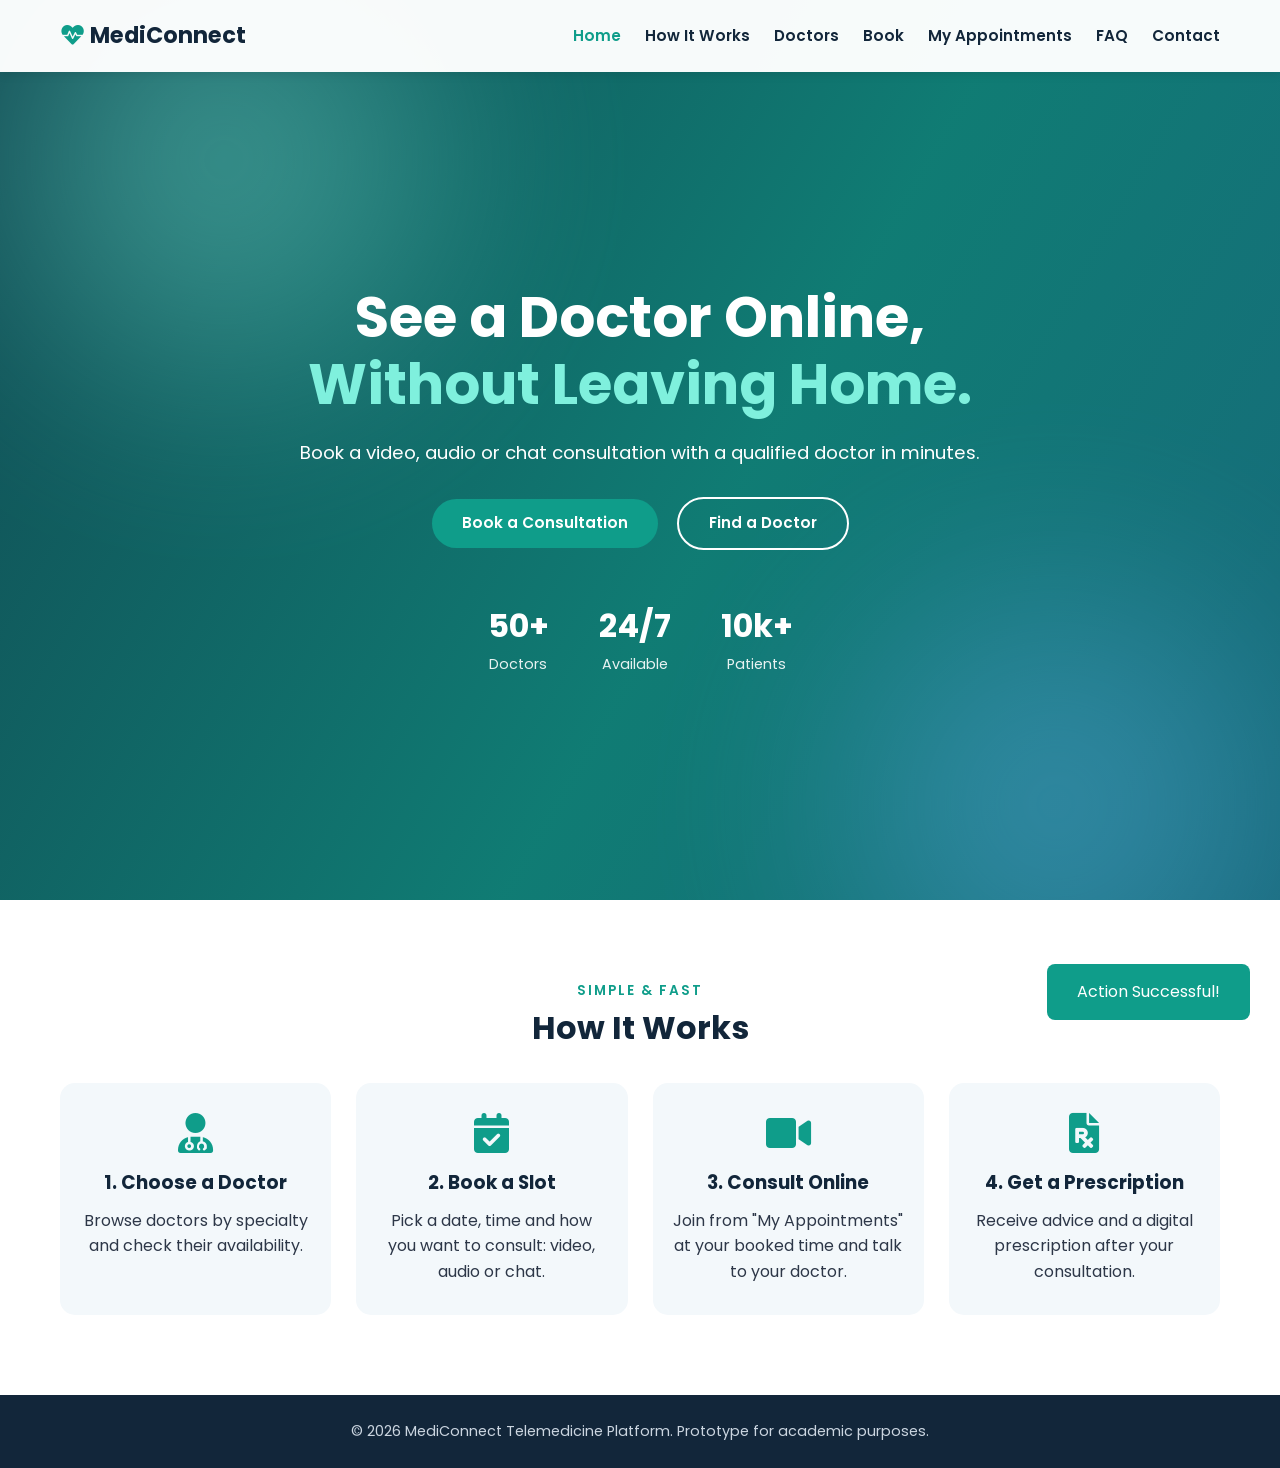
<file: index.html>
<!DOCTYPE html>
<html lang="en">
<head>
    <meta charset="UTF-8">
    <meta name="viewport" content="width=device-width, initial-scale=1.0">
    <meta name="description" content="MediConnect - consult qualified doctors online from home.">
    <title>MediConnect | Online Doctor Consultations</title>
    <link rel="stylesheet" href="css/base.css">
    <link rel="stylesheet" href="css/home.css">
    <link rel="stylesheet" href="https://cdnjs.cloudflare.com/ajax/libs/font-awesome/6.0.0/css/all.min.css">
    <link href="https://fonts.googleapis.com/css2?family=Poppins:wght@300;400;600;700&display=swap" rel="stylesheet">
</head>
<body>

    <a href="#main" class="skip-link">Skip to main content</a>

    <nav class="navbar" aria-label="Main navigation">
        <div class="nav-container">
            <a href="index.html" class="logo"><i class="fas fa-heart-pulse" aria-hidden="true"></i> MediConnect</a>
            <ul class="nav-links" id="nav-links">
                <li><a href="index.html" class="active">Home</a></li>
                <li><a href="index.html#how">How It Works</a></li>
                <li><a href="doctors.html">Doctors</a></li>
                <li><a href="book.html">Book</a></li>
                <li><a href="appointments.html">My Appointments</a></li>
                <li><a href="faq.html">FAQ</a></li>
                <li><a href="contact.html">Contact</a></li>
            </ul>
            <button class="hamburger" id="hamburger" aria-label="Open menu" aria-expanded="false" aria-controls="nav-links">
                <i class="fas fa-bars" aria-hidden="true"></i>
            </button>
        </div>
    </nav>

    <header id="home" class="hero">
        <div class="hero-content">
            <h1>See a Doctor Online, <br><span>Without Leaving Home.</span></h1>
            <p>Book a video, audio or chat consultation with a qualified doctor in minutes.</p>
            <div class="hero-btns">
                <a href="book.html" class="btn btn-primary">Book a Consultation</a>
                <a href="doctors.html" class="btn btn-secondary">Find a Doctor</a>
            </div>
            <div class="hero-stats">
                <div><strong>50+</strong><span>Doctors</span></div>
                <div><strong>24/7</strong><span>Available</span></div>
                <div><strong>10k+</strong><span>Patients</span></div>
            </div>
        </div>
    </header>

    <main id="main">

        <section id="how" class="section">
            <div class="container">
                <span class="subtitle">Simple &amp; Fast</span>
                <h2 class="text-center">How It Works</h2>
                <div class="steps-grid">
                    <div class="step-card">
                        <i class="fas fa-user-doctor" aria-hidden="true"></i>
                        <h3>1. Choose a Doctor</h3>
                        <p>Browse doctors by specialty and check their availability.</p>
                    </div>
                    <div class="step-card">
                        <i class="fas fa-calendar-check" aria-hidden="true"></i>
                        <h3>2. Book a Slot</h3>
                        <p>Pick a date, time and how you want to consult: video, audio or chat.</p>
                    </div>
                    <div class="step-card">
                        <i class="fas fa-video" aria-hidden="true"></i>
                        <h3>3. Consult Online</h3>
                        <p>Join from "My Appointments" at your booked time and talk to your doctor.</p>
                    </div>
                    <div class="step-card">
                        <i class="fas fa-file-prescription" aria-hidden="true"></i>
                        <h3>4. Get a Prescription</h3>
                        <p>Receive advice and a digital prescription after your consultation.</p>
                    </div>
                </div>
            </div>
        </section>

    </main>

    <footer class="footer">
        <p>&copy; 2026 MediConnect Telemedicine Platform. Prototype for academic purposes.</p>
    </footer>

    <div id="toast" class="toast" role="status" aria-live="polite">Action Successful!</div>

    <script src="js/common.js"></script>
    <script src="js/home.js"></script>
</body>
</html>
</file>
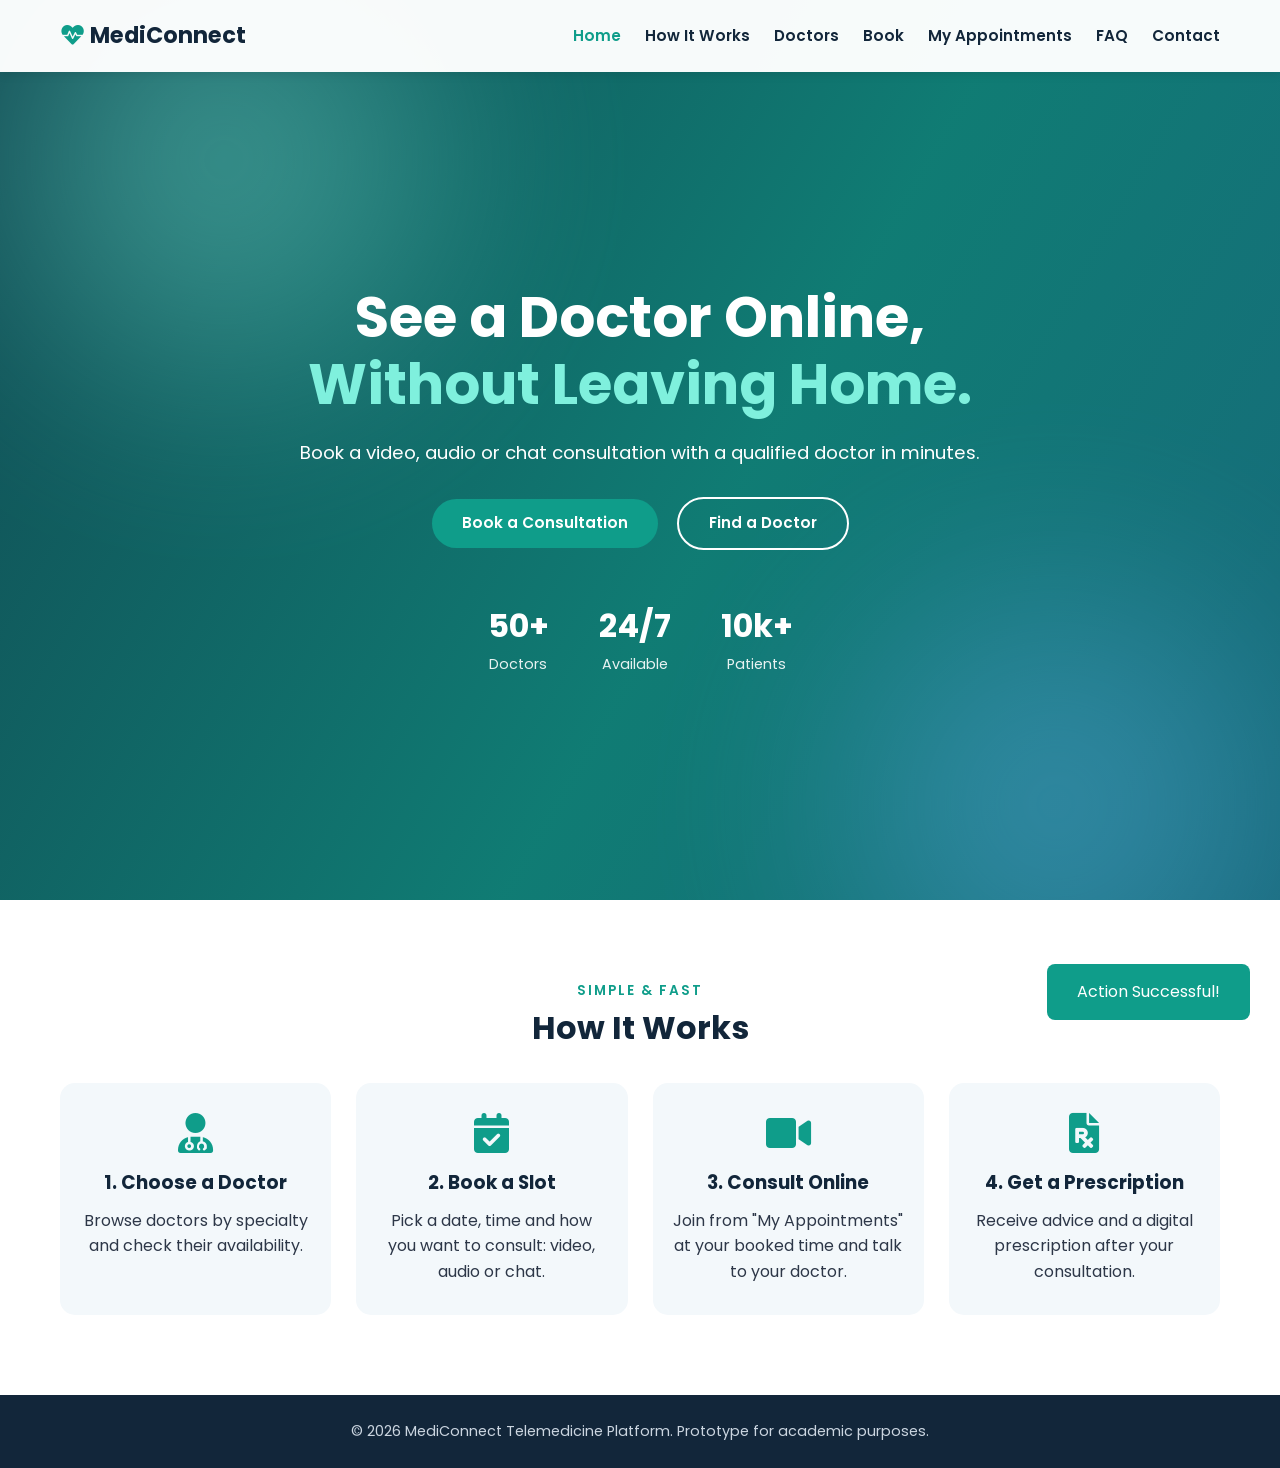
<file: html/index.html>
<!DOCTYPE html>
<html lang="en">
<head>
    <meta charset="UTF-8">
    <meta name="viewport" content="width=device-width, initial-scale=1.0">
    <meta name="description" content="MediConnect - consult qualified doctors online from home.">
    <title>MediConnect | Online Doctor Consultations</title>
    <link rel="stylesheet" href="../css/base.css">
    <link rel="stylesheet" href="../css/home.css">
    <link rel="stylesheet" href="https://cdnjs.cloudflare.com/ajax/libs/font-awesome/6.0.0/css/all.min.css">
    <link href="https://fonts.googleapis.com/css2?family=Poppins:wght@300;400;600;700&display=swap" rel="stylesheet">
</head>
<body>

    <a href="#main" class="skip-link">Skip to main content</a>

    <nav class="navbar" aria-label="Main navigation">
        <div class="nav-container">
            <a href="index.html" class="logo"><i class="fas fa-heart-pulse" aria-hidden="true"></i> MediConnect</a>
            <ul class="nav-links" id="nav-links">
                <li><a href="index.html" class="active">Home</a></li>
                <li><a href="index.html#how">How It Works</a></li>
                <li><a href="doctors.html">Doctors</a></li>
                <li><a href="book.html">Book</a></li>
                <li><a href="appointments.html">My Appointments</a></li>
                <li><a href="faq.html">FAQ</a></li>
                <li><a href="contact.html">Contact</a></li>
            </ul>
            <button class="hamburger" id="hamburger" aria-label="Open menu" aria-expanded="false" aria-controls="nav-links">
                <i class="fas fa-bars" aria-hidden="true"></i>
            </button>
        </div>
    </nav>

    <header id="home" class="hero">
        <div class="hero-content">
            <h1>See a Doctor Online, <br><span>Without Leaving Home.</span></h1>
            <p>Book a video, audio or chat consultation with a qualified doctor in minutes.</p>
            <div class="hero-btns">
                <a href="book.html" class="btn btn-primary">Book a Consultation</a>
                <a href="doctors.html" class="btn btn-secondary">Find a Doctor</a>
            </div>
            <div class="hero-stats">
                <div><strong>50+</strong><span>Doctors</span></div>
                <div><strong>24/7</strong><span>Available</span></div>
                <div><strong>10k+</strong><span>Patients</span></div>
            </div>
        </div>
    </header>

    <main id="main">

        <section id="how" class="section">
            <div class="container">
                <span class="subtitle">Simple &amp; Fast</span>
                <h2 class="text-center">How It Works</h2>
                <div class="steps-grid">
                    <div class="step-card">
                        <i class="fas fa-user-doctor" aria-hidden="true"></i>
                        <h3>1. Choose a Doctor</h3>
                        <p>Browse doctors by specialty and check their availability.</p>
                    </div>
                    <div class="step-card">
                        <i class="fas fa-calendar-check" aria-hidden="true"></i>
                        <h3>2. Book a Slot</h3>
                        <p>Pick a date, time and how you want to consult: video, audio or chat.</p>
                    </div>
                    <div class="step-card">
                        <i class="fas fa-video" aria-hidden="true"></i>
                        <h3>3. Consult Online</h3>
                        <p>Join from "My Appointments" at your booked time and talk to your doctor.</p>
                    </div>
                    <div class="step-card">
                        <i class="fas fa-file-prescription" aria-hidden="true"></i>
                        <h3>4. Get a Prescription</h3>
                        <p>Receive advice and a digital prescription after your consultation.</p>
                    </div>
                </div>
            </div>
        </section>

    </main>

    <footer class="footer">
        <p>&copy; 2026 MediConnect Telemedicine Platform. Prototype for academic purposes.</p>
    </footer>

    <div id="toast" class="toast" role="status" aria-live="polite">Action Successful!</div>

    <script src="../js/common.js"></script>
    <script src="../js/home.js"></script>
</body>
</html>
</file>
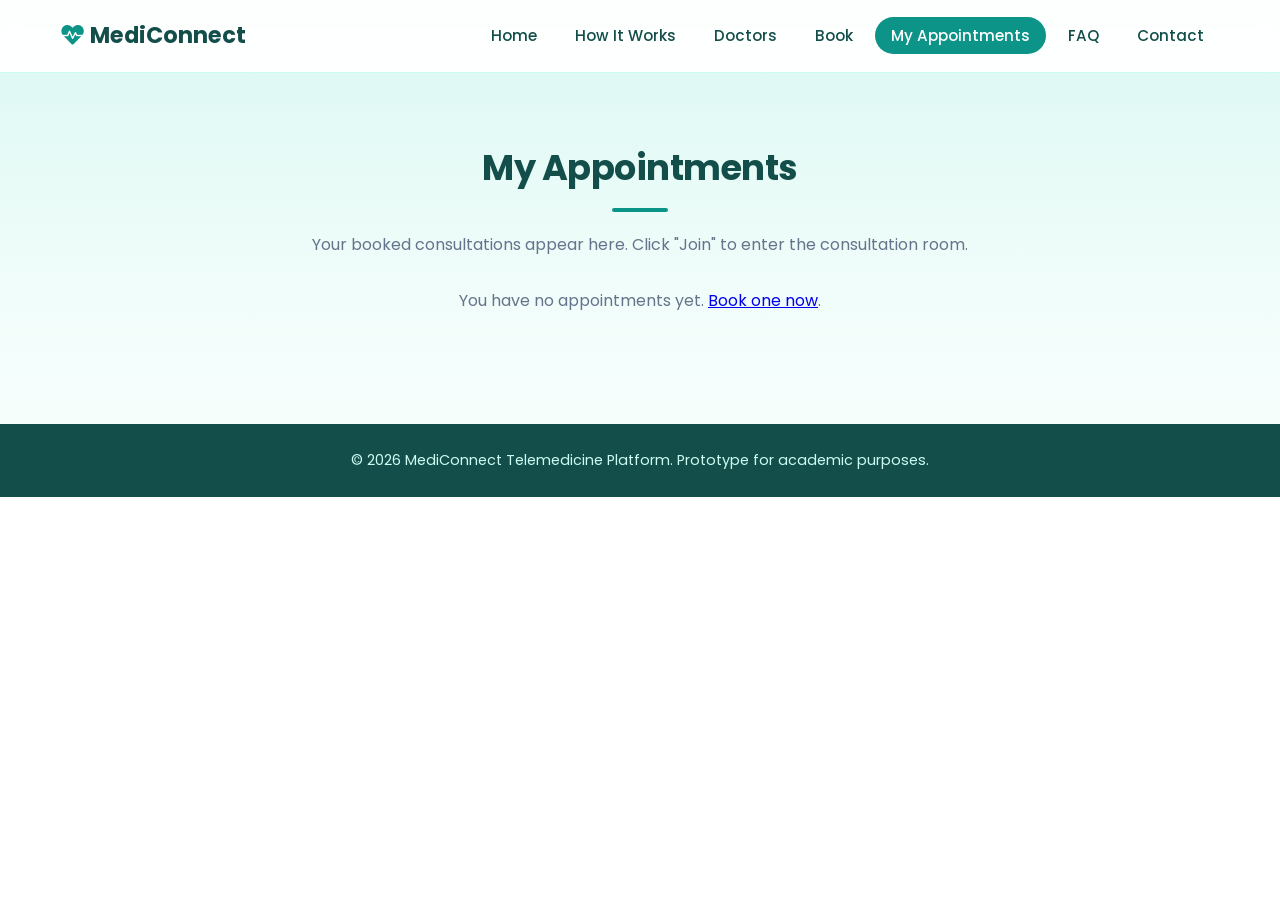
<file: appointments.html>
<!DOCTYPE html>
<html lang="en">
<head>
    <meta charset="UTF-8">
    <meta name="viewport" content="width=device-width, initial-scale=1.0">
    <meta name="description" content="MediConnect - consult qualified doctors online from home.">
    <title>My Appointments | MediConnect</title>
    <link rel="stylesheet" href="css/base.css">
    <link rel="stylesheet" href="css/appointments.css">
    <link rel="stylesheet" href="css/theme.css">
    <link rel="stylesheet" href="https://cdnjs.cloudflare.com/ajax/libs/font-awesome/6.0.0/css/all.min.css">
    <link href="https://fonts.googleapis.com/css2?family=Poppins:wght@300;400;600;700&display=swap" rel="stylesheet">
</head>
<body>

    <a href="#main" class="skip-link">Skip to main content</a>

    <nav class="navbar" aria-label="Main navigation">
        <div class="nav-container">
            <a href="index.html" class="logo"><i class="fas fa-heart-pulse" aria-hidden="true"></i> MediConnect</a>
            <ul class="nav-links" id="nav-links">
                <li><a href="index.html">Home</a></li>
                <li><a href="index.html#how">How It Works</a></li>
                <li><a href="doctors.html">Doctors</a></li>
                <li><a href="book.html">Book</a></li>
                <li><a href="appointments.html" class="active">My Appointments</a></li>
                <li><a href="faq.html">FAQ</a></li>
                <li><a href="contact.html">Contact</a></li>
            </ul>
            <button class="hamburger" id="hamburger" aria-label="Open menu" aria-expanded="false" aria-controls="nav-links">
                <i class="fas fa-bars" aria-hidden="true"></i>
            </button>
        </div>
    </nav>

    <main id="main">

        <section id="appointments" class="section page-top">
            <div class="container">
                <h2 class="text-center">My Appointments</h2>
                <p class="text-center muted">Your booked consultations appear here. Click "Join" to enter the consultation room.</p>
                <div id="appointment-list" class="appointment-list"></div>
            </div>
        </section>

    </main>

    <footer class="footer">
        <p>&copy; 2026 MediConnect Telemedicine Platform. Prototype for academic purposes.</p>
    </footer>

    <!-- Consultation Room (modal) -->
    <div class="modal" id="consult-modal" role="dialog" aria-modal="true" aria-labelledby="consult-title" hidden>
        <div class="modal-box">
            <div class="modal-header">
                <h3 id="consult-title">Consultation Room</h3>
                <button class="close-btn" id="close-modal" aria-label="Close consultation room"><i class="fas fa-xmark" aria-hidden="true"></i></button>
            </div>
            <div class="video-area" id="video-area">
                <i class="fas fa-user-doctor" aria-hidden="true"></i>
                <p id="call-status">Connecting to doctor...</p>
            </div>
            <div class="chat-box" id="chat-box" aria-live="polite"></div>
            <form class="chat-form" id="chat-form">
                <label for="chat-input" class="sr-only">Type a message</label>
                <input type="text" id="chat-input" placeholder="Type a message..." autocomplete="off">
                <button type="submit" class="btn btn-primary" aria-label="Send message"><i class="fas fa-paper-plane" aria-hidden="true"></i></button>
            </form>
            <button class="btn btn-danger end-call" id="end-call"><i class="fas fa-phone-slash" aria-hidden="true"></i> End Consultation</button>
        </div>
    </div>

    <div id="toast" class="toast" role="status" aria-live="polite">Action Successful!</div>

    <script src="js/common.js"></script>
    <script src="js/appointments.js"></script>
</body>
</html>
</file>
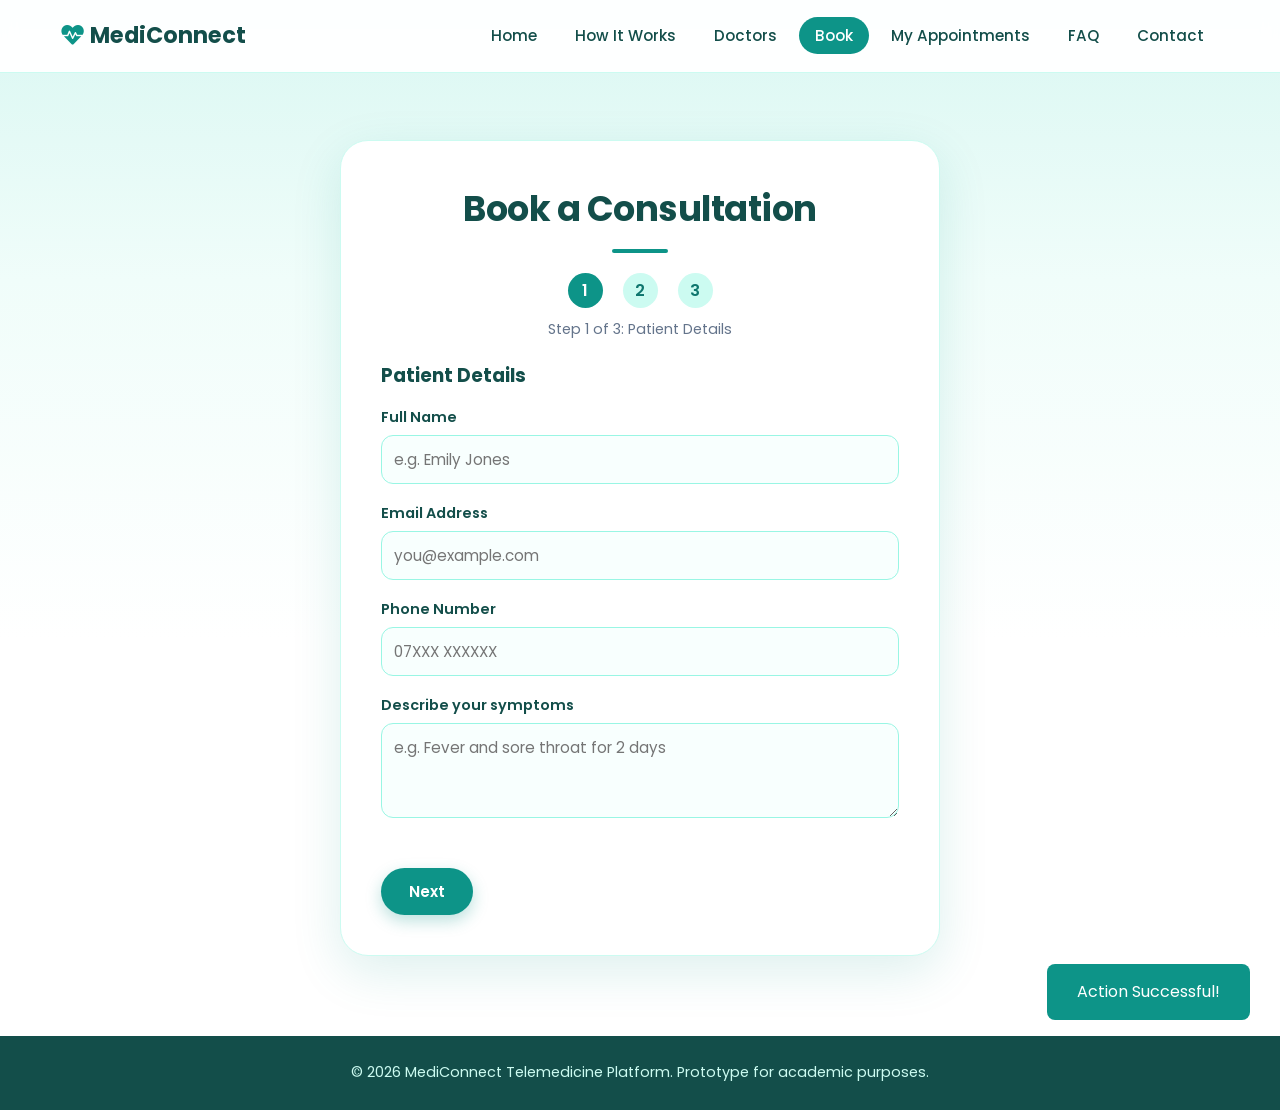
<file: book.html>
<!DOCTYPE html>
<html lang="en">
<head>
    <meta charset="UTF-8">
    <meta name="viewport" content="width=device-width, initial-scale=1.0">
    <meta name="description" content="MediConnect - consult qualified doctors online from home.">
    <title>Book a Consultation | MediConnect</title>
    <link rel="stylesheet" href="css/base.css">
    <link rel="stylesheet" href="css/book.css">
    <link rel="stylesheet" href="css/theme.css">
    <link rel="stylesheet" href="https://cdnjs.cloudflare.com/ajax/libs/font-awesome/6.0.0/css/all.min.css">
    <link href="https://fonts.googleapis.com/css2?family=Poppins:wght@300;400;600;700&display=swap" rel="stylesheet">
</head>
<body>

    <a href="#main" class="skip-link">Skip to main content</a>

    <nav class="navbar" aria-label="Main navigation">
        <div class="nav-container">
            <a href="index.html" class="logo"><i class="fas fa-heart-pulse" aria-hidden="true"></i> MediConnect</a>
            <ul class="nav-links" id="nav-links">
                <li><a href="index.html">Home</a></li>
                <li><a href="index.html#how">How It Works</a></li>
                <li><a href="doctors.html">Doctors</a></li>
                <li><a href="book.html" class="active">Book</a></li>
                <li><a href="appointments.html">My Appointments</a></li>
                <li><a href="faq.html">FAQ</a></li>
                <li><a href="contact.html">Contact</a></li>
            </ul>
            <button class="hamburger" id="hamburger" aria-label="Open menu" aria-expanded="false" aria-controls="nav-links">
                <i class="fas fa-bars" aria-hidden="true"></i>
            </button>
        </div>
    </nav>

    <main id="main">

        <section id="book" class="section page-top bg-dark text-light">
            <div class="container">
                <div class="wizard-container">
                    <h2>Book a Consultation</h2>
                    <div class="steps-indicator" aria-hidden="true">
                        <span class="step active">1</span>
                        <span class="step">2</span>
                        <span class="step">3</span>
                    </div>
                    <p class="step-label" id="step-label" aria-live="polite">Step 1 of 3: Patient Details</p>
                    <form id="booking-form" novalidate>
                        <div class="form-step active" data-step="1">
                            <h3>Patient Details</h3>
                            <label for="name">Full Name</label>
                            <input type="text" id="name" placeholder="e.g. Emily Jones" required>
                            <label for="email">Email Address</label>
                            <input type="email" id="email" placeholder="you@example.com" required>
                            <label for="phone">Phone Number</label>
                            <input type="tel" id="phone" placeholder="07XXX XXXXXX" required>
                            <label for="symptoms">Describe your symptoms</label>
                            <textarea id="symptoms" rows="3" placeholder="e.g. Fever and sore throat for 2 days" required></textarea>
                            <p class="error-msg" id="error-1" role="alert"></p>
                            <button type="button" class="btn btn-primary next-step">Next</button>
                        </div>
                        <div class="form-step" data-step="2">
                            <h3>Consultation Details</h3>
                            <label for="doctor-select">Doctor</label>
                            <select id="doctor-select" required></select>
                            <label for="appt-date">Date</label>
                            <input type="date" id="appt-date" required>
                            <label for="appt-time">Time</label>
                            <select id="appt-time" required>
                                <option value="09:00 AM">09:00 AM</option>
                                <option value="11:00 AM">11:00 AM</option>
                                <option value="02:00 PM">02:00 PM</option>
                                <option value="04:00 PM">04:00 PM</option>
                                <option value="07:00 PM">07:00 PM</option>
                            </select>
                            <fieldset class="mode-group">
                                <legend>Consultation Type</legend>
                                <label class="mode-option"><input type="radio" name="mode" value="Video" checked> <i class="fas fa-video" aria-hidden="true"></i> Video</label>
                                <label class="mode-option"><input type="radio" name="mode" value="Audio"> <i class="fas fa-phone" aria-hidden="true"></i> Audio</label>
                                <label class="mode-option"><input type="radio" name="mode" value="Chat"> <i class="fas fa-comments" aria-hidden="true"></i> Chat</label>
                            </fieldset>
                            <p class="error-msg" id="error-2" role="alert"></p>
                            <div class="btn-group">
                                <button type="button" class="btn btn-secondary prev-step">Previous</button>
                                <button type="button" class="btn btn-primary next-step">Next</button>
                            </div>
                        </div>
                        <div class="form-step" data-step="3">
                            <h3>Confirm Appointment</h3>
                            <div id="summary" class="summary"></div>
                            <div class="btn-group">
                                <button type="button" class="btn btn-secondary prev-step">Previous</button>
                                <button type="submit" class="btn btn-primary">Confirm &amp; Book</button>
                            </div>
                        </div>
                    </form>
                </div>
            </div>
        </section>

    </main>

    <footer class="footer">
        <p>&copy; 2026 MediConnect Telemedicine Platform. Prototype for academic purposes.</p>
    </footer>

    <div id="toast" class="toast" role="status" aria-live="polite">Action Successful!</div>

    <script src="js/common.js"></script>
    <script src="js/book.js"></script>
</body>
</html>
</file>
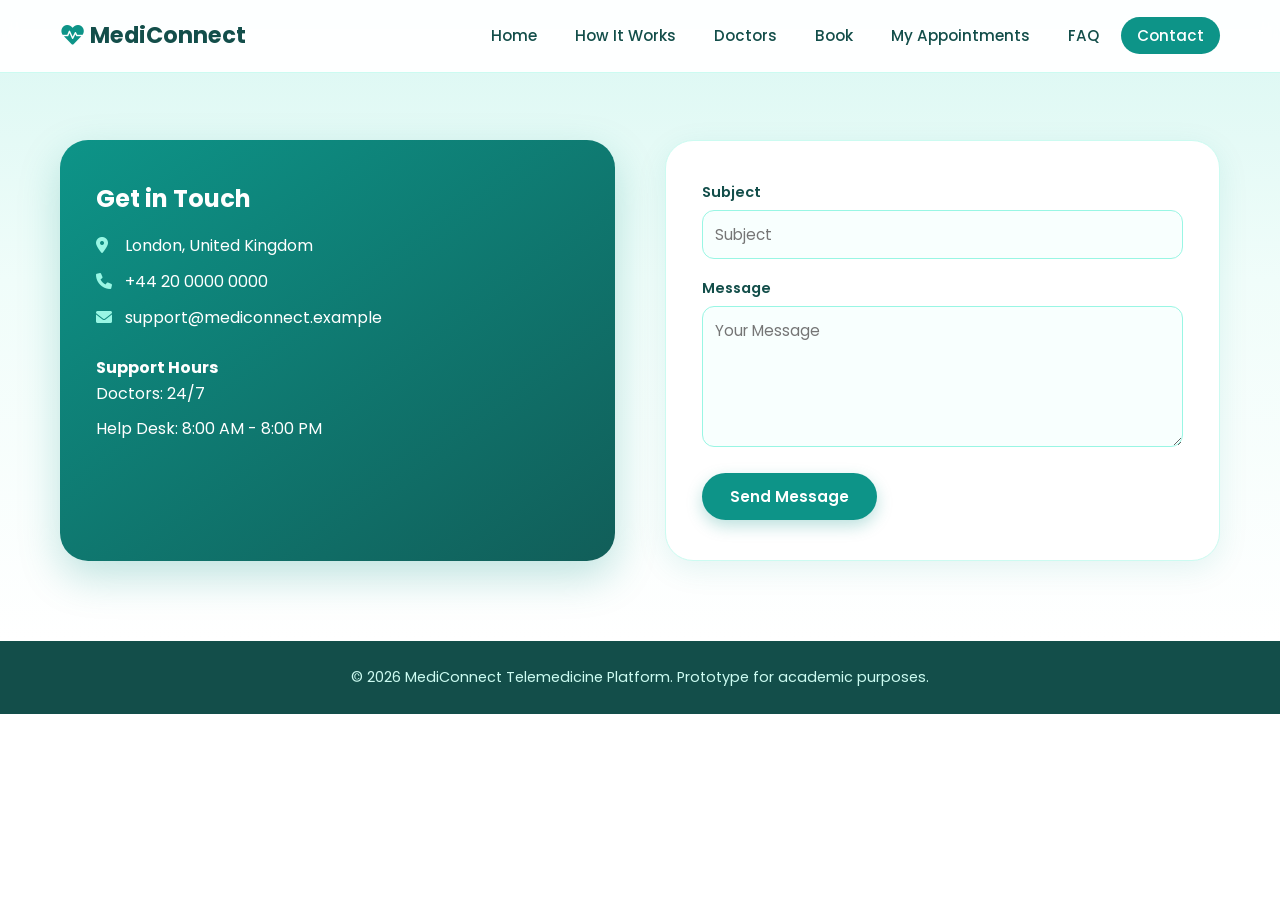
<file: contact.html>
<!DOCTYPE html>
<html lang="en">
<head>
    <meta charset="UTF-8">
    <meta name="viewport" content="width=device-width, initial-scale=1.0">
    <meta name="description" content="MediConnect - consult qualified doctors online from home.">
    <title>Contact | MediConnect</title>
    <link rel="stylesheet" href="css/base.css">
    <link rel="stylesheet" href="css/contact.css">
    <link rel="stylesheet" href="css/theme.css">
    <link rel="stylesheet" href="https://cdnjs.cloudflare.com/ajax/libs/font-awesome/6.0.0/css/all.min.css">
    <link href="https://fonts.googleapis.com/css2?family=Poppins:wght@300;400;600;700&display=swap" rel="stylesheet">
</head>
<body>

    <a href="#main" class="skip-link">Skip to main content</a>

    <nav class="navbar" aria-label="Main navigation">
        <div class="nav-container">
            <a href="index.html" class="logo"><i class="fas fa-heart-pulse" aria-hidden="true"></i> MediConnect</a>
            <ul class="nav-links" id="nav-links">
                <li><a href="index.html">Home</a></li>
                <li><a href="index.html#how">How It Works</a></li>
                <li><a href="doctors.html">Doctors</a></li>
                <li><a href="book.html">Book</a></li>
                <li><a href="appointments.html">My Appointments</a></li>
                <li><a href="faq.html">FAQ</a></li>
                <li><a href="contact.html" class="active">Contact</a></li>
            </ul>
            <button class="hamburger" id="hamburger" aria-label="Open menu" aria-expanded="false" aria-controls="nav-links">
                <i class="fas fa-bars" aria-hidden="true"></i>
            </button>
        </div>
    </nav>

    <main id="main">

        <section id="contact" class="section page-top">
            <div class="container">
                <div class="contact-grid">
                    <div class="contact-info">
                        <h3>Get in Touch</h3>
                        <p><i class="fas fa-map-marker-alt" aria-hidden="true"></i> London, United Kingdom</p>
                        <p><i class="fas fa-phone" aria-hidden="true"></i> +44 20 0000 0000</p>
                        <p><i class="fas fa-envelope" aria-hidden="true"></i> support@mediconnect.example</p>
                        <div class="opening-hours">
                            <h4>Support Hours</h4>
                            <p>Doctors: 24/7</p>
                            <p>Help Desk: 8:00 AM - 8:00 PM</p>
                        </div>
                    </div>
                    <form class="contact-form" id="contact-form" novalidate>
                        <label for="c-subject">Subject</label>
                        <input type="text" id="c-subject" placeholder="Subject" required>
                        <label for="c-message">Message</label>
                        <textarea id="c-message" placeholder="Your Message" rows="5" required></textarea>
                        <button type="submit" class="btn btn-primary">Send Message</button>
                    </form>
                </div>
            </div>
        </section>

    </main>

    <footer class="footer">
        <p>&copy; 2026 MediConnect Telemedicine Platform. Prototype for academic purposes.</p>
    </footer>

    <div id="toast" class="toast" role="status" aria-live="polite">Action Successful!</div>

    <script src="js/common.js"></script>
    <script src="js/contact.js"></script>
</body>
</html>
</file>
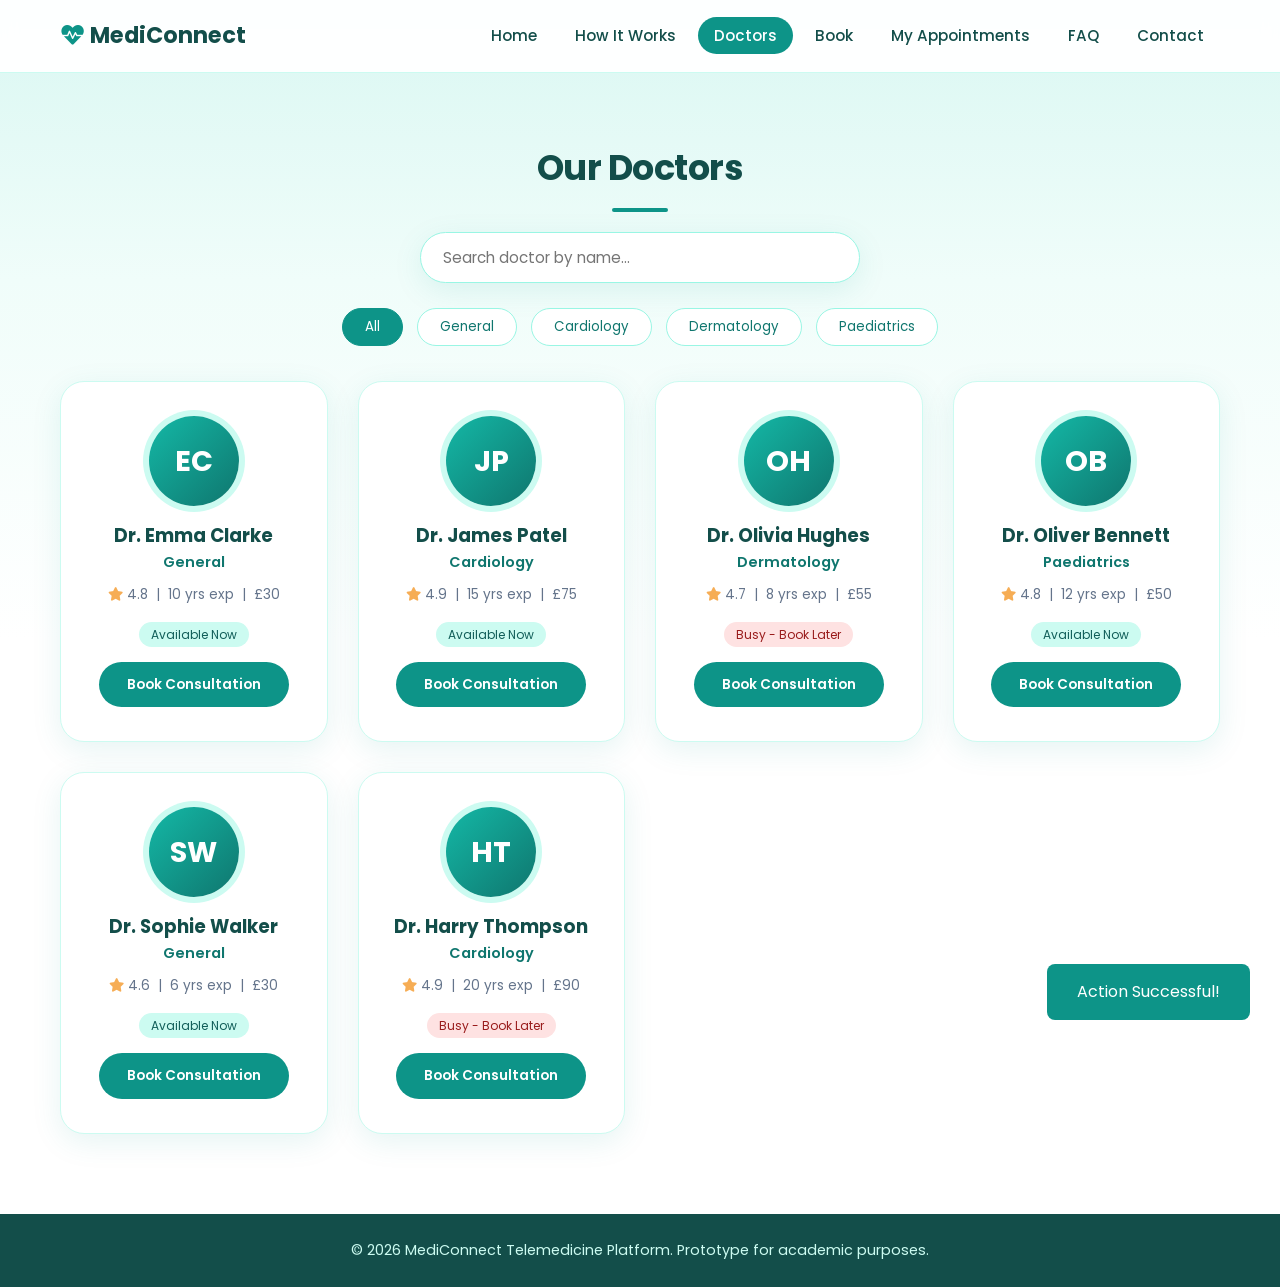
<file: doctors.html>
<!DOCTYPE html>
<html lang="en">
<head>
    <meta charset="UTF-8">
    <meta name="viewport" content="width=device-width, initial-scale=1.0">
    <meta name="description" content="MediConnect - consult qualified doctors online from home.">
    <title>Our Doctors | MediConnect</title>
    <link rel="stylesheet" href="css/base.css">
    <link rel="stylesheet" href="css/doctors.css">
    <link rel="stylesheet" href="css/theme.css">
    <link rel="stylesheet" href="https://cdnjs.cloudflare.com/ajax/libs/font-awesome/6.0.0/css/all.min.css">
    <link href="https://fonts.googleapis.com/css2?family=Poppins:wght@300;400;600;700&display=swap" rel="stylesheet">
</head>
<body>

    <a href="#main" class="skip-link">Skip to main content</a>

    <nav class="navbar" aria-label="Main navigation">
        <div class="nav-container">
            <a href="index.html" class="logo"><i class="fas fa-heart-pulse" aria-hidden="true"></i> MediConnect</a>
            <ul class="nav-links" id="nav-links">
                <li><a href="index.html">Home</a></li>
                <li><a href="index.html#how">How It Works</a></li>
                <li><a href="doctors.html" class="active">Doctors</a></li>
                <li><a href="book.html">Book</a></li>
                <li><a href="appointments.html">My Appointments</a></li>
                <li><a href="faq.html">FAQ</a></li>
                <li><a href="contact.html">Contact</a></li>
            </ul>
            <button class="hamburger" id="hamburger" aria-label="Open menu" aria-expanded="false" aria-controls="nav-links">
                <i class="fas fa-bars" aria-hidden="true"></i>
            </button>
        </div>
    </nav>

    <main id="main">

        <section id="doctors" class="section page-top bg-light">
            <div class="container">
                <div class="section-header">
                    <h2 class="text-center">Our Doctors</h2>
                    <label for="doctor-search" class="sr-only">Search doctors by name</label>
                    <input type="search" id="doctor-search" class="search-box" placeholder="Search doctor by name...">
                    <div class="filters" role="group" aria-label="Filter by specialty">
                        <button class="filter-btn active" data-filter="all" aria-pressed="true">All</button>
                        <button class="filter-btn" data-filter="General" aria-pressed="false">General</button>
                        <button class="filter-btn" data-filter="Cardiology" aria-pressed="false">Cardiology</button>
                        <button class="filter-btn" data-filter="Dermatology" aria-pressed="false">Dermatology</button>
                        <button class="filter-btn" data-filter="Paediatrics" aria-pressed="false">Paediatrics</button>
                    </div>
                </div>
                <div class="card-grid" id="doctor-container" aria-live="polite"></div>
            </div>
        </section>

    </main>

    <footer class="footer">
        <p>&copy; 2026 MediConnect Telemedicine Platform. Prototype for academic purposes.</p>
    </footer>

    <div id="toast" class="toast" role="status" aria-live="polite">Action Successful!</div>

    <script src="js/common.js"></script>
    <script src="js/doctors.js"></script>
</body>
</html>
</file>
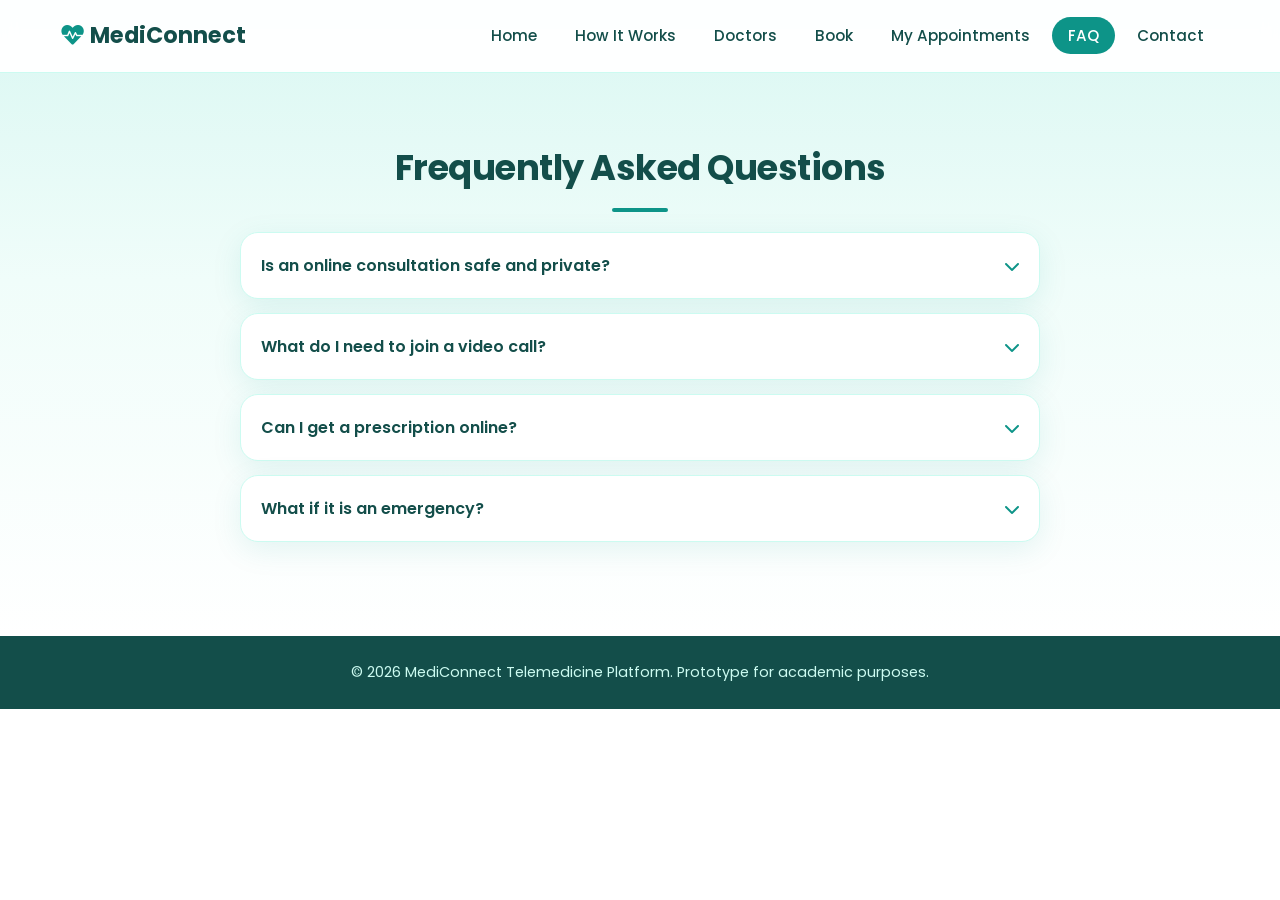
<file: faq.html>
<!DOCTYPE html>
<html lang="en">
<head>
    <meta charset="UTF-8">
    <meta name="viewport" content="width=device-width, initial-scale=1.0">
    <meta name="description" content="MediConnect - consult qualified doctors online from home.">
    <title>FAQ | MediConnect</title>
    <link rel="stylesheet" href="css/base.css">
    <link rel="stylesheet" href="css/faq.css">
    <link rel="stylesheet" href="css/theme.css">
    <link rel="stylesheet" href="https://cdnjs.cloudflare.com/ajax/libs/font-awesome/6.0.0/css/all.min.css">
    <link href="https://fonts.googleapis.com/css2?family=Poppins:wght@300;400;600;700&display=swap" rel="stylesheet">
</head>
<body>

    <a href="#main" class="skip-link">Skip to main content</a>

    <nav class="navbar" aria-label="Main navigation">
        <div class="nav-container">
            <a href="index.html" class="logo"><i class="fas fa-heart-pulse" aria-hidden="true"></i> MediConnect</a>
            <ul class="nav-links" id="nav-links">
                <li><a href="index.html">Home</a></li>
                <li><a href="index.html#how">How It Works</a></li>
                <li><a href="doctors.html">Doctors</a></li>
                <li><a href="book.html">Book</a></li>
                <li><a href="appointments.html">My Appointments</a></li>
                <li><a href="faq.html" class="active">FAQ</a></li>
                <li><a href="contact.html">Contact</a></li>
            </ul>
            <button class="hamburger" id="hamburger" aria-label="Open menu" aria-expanded="false" aria-controls="nav-links">
                <i class="fas fa-bars" aria-hidden="true"></i>
            </button>
        </div>
    </nav>

    <main id="main">

        <section id="faq" class="section page-top bg-light">
            <div class="container">
                <h2 class="text-center">Frequently Asked Questions</h2>
                <div class="accordion">
                    <div class="accordion-item">
                        <button class="accordion-header" aria-expanded="false">Is an online consultation safe and private? <i class="fas fa-chevron-down" aria-hidden="true"></i></button>
                        <div class="accordion-content">
                            <p>Yes. Consultations are one-to-one between you and your doctor, and your details are kept confidential.</p>
                        </div>
                    </div>
                    <div class="accordion-item">
                        <button class="accordion-header" aria-expanded="false">What do I need to join a video call? <i class="fas fa-chevron-down" aria-hidden="true"></i></button>
                        <div class="accordion-content">
                            <p>A phone, tablet or computer with a camera, microphone and internet connection. No app download is needed.</p>
                        </div>
                    </div>
                    <div class="accordion-item">
                        <button class="accordion-header" aria-expanded="false">Can I get a prescription online? <i class="fas fa-chevron-down" aria-hidden="true"></i></button>
                        <div class="accordion-content">
                            <p>Yes. If needed, your doctor will send a digital prescription after the consultation.</p>
                        </div>
                    </div>
                    <div class="accordion-item">
                        <button class="accordion-header" aria-expanded="false">What if it is an emergency? <i class="fas fa-chevron-down" aria-hidden="true"></i></button>
                        <div class="accordion-content">
                            <p>Online consultations are not for emergencies. Please call your local emergency number or visit the nearest hospital.</p>
                        </div>
                    </div>
                </div>
            </div>
        </section>

    </main>

    <footer class="footer">
        <p>&copy; 2026 MediConnect Telemedicine Platform. Prototype for academic purposes.</p>
    </footer>

    <div id="toast" class="toast" role="status" aria-live="polite">Action Successful!</div>

    <script src="js/common.js"></script>
    <script src="js/faq.js"></script>
</body>
</html>
</file>
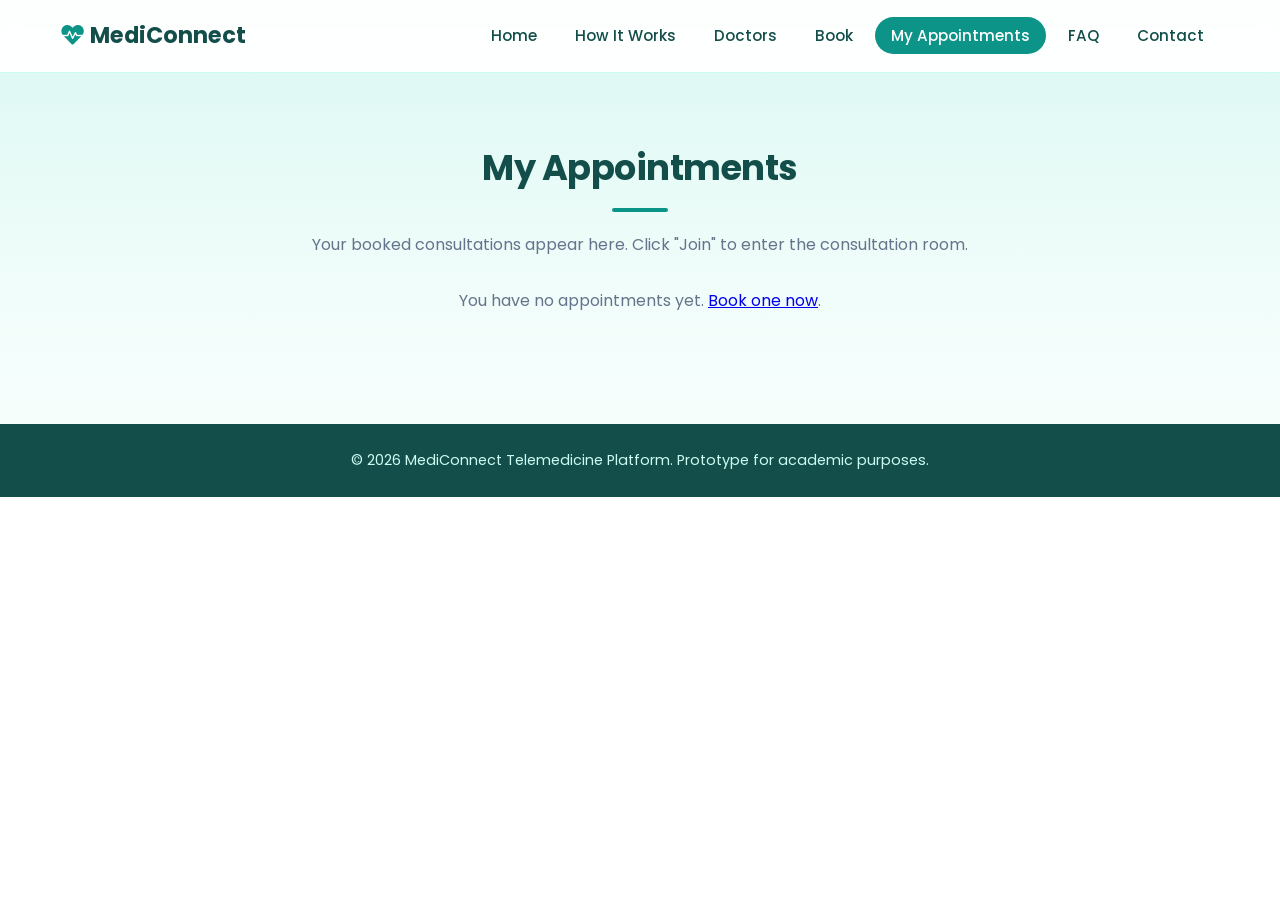
<file: html/appointments.html>
<!DOCTYPE html>
<html lang="en">
<head>
    <meta charset="UTF-8">
    <meta name="viewport" content="width=device-width, initial-scale=1.0">
    <meta name="description" content="MediConnect - consult qualified doctors online from home.">
    <title>My Appointments | MediConnect</title>
    <link rel="stylesheet" href="../css/base.css">
    <link rel="stylesheet" href="../css/appointments.css">
    <link rel="stylesheet" href="../css/theme.css">
    <link rel="stylesheet" href="https://cdnjs.cloudflare.com/ajax/libs/font-awesome/6.0.0/css/all.min.css">
    <link href="https://fonts.googleapis.com/css2?family=Poppins:wght@300;400;600;700&display=swap" rel="stylesheet">
</head>
<body>

    <a href="#main" class="skip-link">Skip to main content</a>

    <nav class="navbar" aria-label="Main navigation">
        <div class="nav-container">
            <a href="index.html" class="logo"><i class="fas fa-heart-pulse" aria-hidden="true"></i> MediConnect</a>
            <ul class="nav-links" id="nav-links">
                <li><a href="index.html">Home</a></li>
                <li><a href="index.html#how">How It Works</a></li>
                <li><a href="doctors.html">Doctors</a></li>
                <li><a href="book.html">Book</a></li>
                <li><a href="appointments.html" class="active">My Appointments</a></li>
                <li><a href="faq.html">FAQ</a></li>
                <li><a href="contact.html">Contact</a></li>
            </ul>
            <button class="hamburger" id="hamburger" aria-label="Open menu" aria-expanded="false" aria-controls="nav-links">
                <i class="fas fa-bars" aria-hidden="true"></i>
            </button>
        </div>
    </nav>

    <main id="main">

        <section id="appointments" class="section page-top">
            <div class="container">
                <h2 class="text-center">My Appointments</h2>
                <p class="text-center muted">Your booked consultations appear here. Click "Join" to enter the consultation room.</p>
                <div id="appointment-list" class="appointment-list"></div>
            </div>
        </section>

    </main>

    <footer class="footer">
        <p>&copy; 2026 MediConnect Telemedicine Platform. Prototype for academic purposes.</p>
    </footer>

    <!-- Consultation Room (modal) -->
    <div class="modal" id="consult-modal" role="dialog" aria-modal="true" aria-labelledby="consult-title" hidden>
        <div class="modal-box">
            <div class="modal-header">
                <h3 id="consult-title">Consultation Room</h3>
                <button class="close-btn" id="close-modal" aria-label="Close consultation room"><i class="fas fa-xmark" aria-hidden="true"></i></button>
            </div>
            <div class="video-area" id="video-area">
                <i class="fas fa-user-doctor" aria-hidden="true"></i>
                <p id="call-status">Connecting to doctor...</p>
            </div>
            <div class="chat-box" id="chat-box" aria-live="polite"></div>
            <form class="chat-form" id="chat-form">
                <label for="chat-input" class="sr-only">Type a message</label>
                <input type="text" id="chat-input" placeholder="Type a message..." autocomplete="off">
                <button type="submit" class="btn btn-primary" aria-label="Send message"><i class="fas fa-paper-plane" aria-hidden="true"></i></button>
            </form>
            <button class="btn btn-danger end-call" id="end-call"><i class="fas fa-phone-slash" aria-hidden="true"></i> End Consultation</button>
        </div>
    </div>

    <div id="toast" class="toast" role="status" aria-live="polite">Action Successful!</div>

    <script src="../js/common.js"></script>
    <script src="../js/appointments.js"></script>
</body>
</html>
</file>
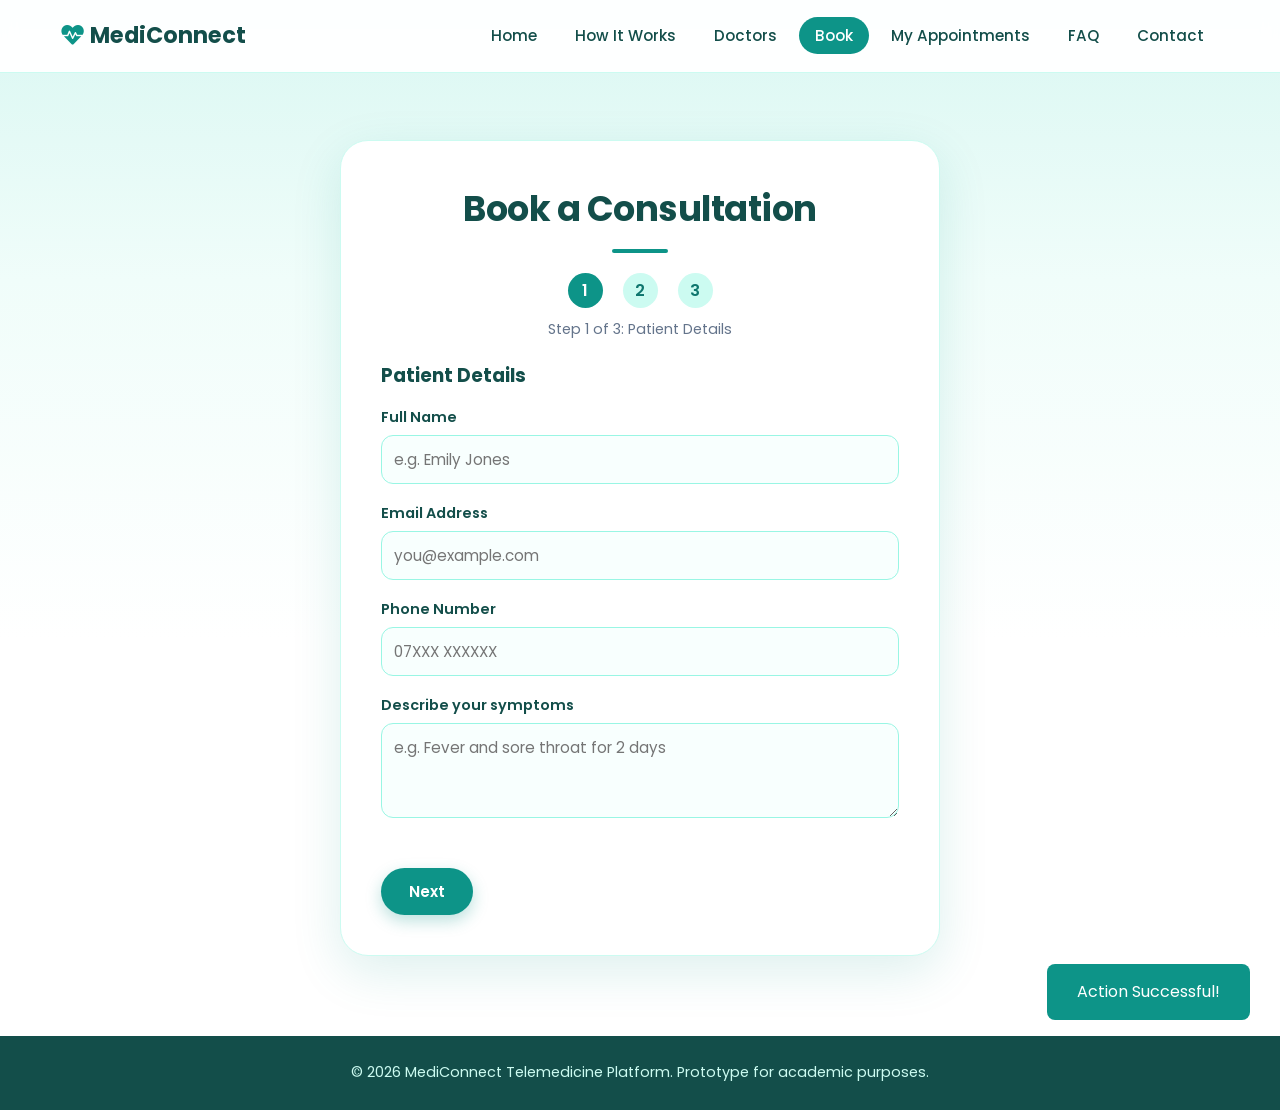
<file: html/book.html>
<!DOCTYPE html>
<html lang="en">
<head>
    <meta charset="UTF-8">
    <meta name="viewport" content="width=device-width, initial-scale=1.0">
    <meta name="description" content="MediConnect - consult qualified doctors online from home.">
    <title>Book a Consultation | MediConnect</title>
    <link rel="stylesheet" href="../css/base.css">
    <link rel="stylesheet" href="../css/book.css">
    <link rel="stylesheet" href="../css/theme.css">
    <link rel="stylesheet" href="https://cdnjs.cloudflare.com/ajax/libs/font-awesome/6.0.0/css/all.min.css">
    <link href="https://fonts.googleapis.com/css2?family=Poppins:wght@300;400;600;700&display=swap" rel="stylesheet">
</head>
<body>

    <a href="#main" class="skip-link">Skip to main content</a>

    <nav class="navbar" aria-label="Main navigation">
        <div class="nav-container">
            <a href="index.html" class="logo"><i class="fas fa-heart-pulse" aria-hidden="true"></i> MediConnect</a>
            <ul class="nav-links" id="nav-links">
                <li><a href="index.html">Home</a></li>
                <li><a href="index.html#how">How It Works</a></li>
                <li><a href="doctors.html">Doctors</a></li>
                <li><a href="book.html" class="active">Book</a></li>
                <li><a href="appointments.html">My Appointments</a></li>
                <li><a href="faq.html">FAQ</a></li>
                <li><a href="contact.html">Contact</a></li>
            </ul>
            <button class="hamburger" id="hamburger" aria-label="Open menu" aria-expanded="false" aria-controls="nav-links">
                <i class="fas fa-bars" aria-hidden="true"></i>
            </button>
        </div>
    </nav>

    <main id="main">

        <section id="book" class="section page-top bg-dark text-light">
            <div class="container">
                <div class="wizard-container">
                    <h2>Book a Consultation</h2>
                    <div class="steps-indicator" aria-hidden="true">
                        <span class="step active">1</span>
                        <span class="step">2</span>
                        <span class="step">3</span>
                    </div>
                    <p class="step-label" id="step-label" aria-live="polite">Step 1 of 3: Patient Details</p>
                    <form id="booking-form" novalidate>
                        <div class="form-step active" data-step="1">
                            <h3>Patient Details</h3>
                            <label for="name">Full Name</label>
                            <input type="text" id="name" placeholder="e.g. Emily Jones" required>
                            <label for="email">Email Address</label>
                            <input type="email" id="email" placeholder="you@example.com" required>
                            <label for="phone">Phone Number</label>
                            <input type="tel" id="phone" placeholder="07XXX XXXXXX" required>
                            <label for="symptoms">Describe your symptoms</label>
                            <textarea id="symptoms" rows="3" placeholder="e.g. Fever and sore throat for 2 days" required></textarea>
                            <p class="error-msg" id="error-1" role="alert"></p>
                            <button type="button" class="btn btn-primary next-step">Next</button>
                        </div>
                        <div class="form-step" data-step="2">
                            <h3>Consultation Details</h3>
                            <label for="doctor-select">Doctor</label>
                            <select id="doctor-select" required></select>
                            <label for="appt-date">Date</label>
                            <input type="date" id="appt-date" required>
                            <label for="appt-time">Time</label>
                            <select id="appt-time" required>
                                <option value="09:00 AM">09:00 AM</option>
                                <option value="11:00 AM">11:00 AM</option>
                                <option value="02:00 PM">02:00 PM</option>
                                <option value="04:00 PM">04:00 PM</option>
                                <option value="07:00 PM">07:00 PM</option>
                            </select>
                            <fieldset class="mode-group">
                                <legend>Consultation Type</legend>
                                <label class="mode-option"><input type="radio" name="mode" value="Video" checked> <i class="fas fa-video" aria-hidden="true"></i> Video</label>
                                <label class="mode-option"><input type="radio" name="mode" value="Audio"> <i class="fas fa-phone" aria-hidden="true"></i> Audio</label>
                                <label class="mode-option"><input type="radio" name="mode" value="Chat"> <i class="fas fa-comments" aria-hidden="true"></i> Chat</label>
                            </fieldset>
                            <p class="error-msg" id="error-2" role="alert"></p>
                            <div class="btn-group">
                                <button type="button" class="btn btn-secondary prev-step">Previous</button>
                                <button type="button" class="btn btn-primary next-step">Next</button>
                            </div>
                        </div>
                        <div class="form-step" data-step="3">
                            <h3>Confirm Appointment</h3>
                            <div id="summary" class="summary"></div>
                            <div class="btn-group">
                                <button type="button" class="btn btn-secondary prev-step">Previous</button>
                                <button type="submit" class="btn btn-primary">Confirm &amp; Book</button>
                            </div>
                        </div>
                    </form>
                </div>
            </div>
        </section>

    </main>

    <footer class="footer">
        <p>&copy; 2026 MediConnect Telemedicine Platform. Prototype for academic purposes.</p>
    </footer>

    <div id="toast" class="toast" role="status" aria-live="polite">Action Successful!</div>

    <script src="../js/common.js"></script>
    <script src="../js/book.js"></script>
</body>
</html>
</file>
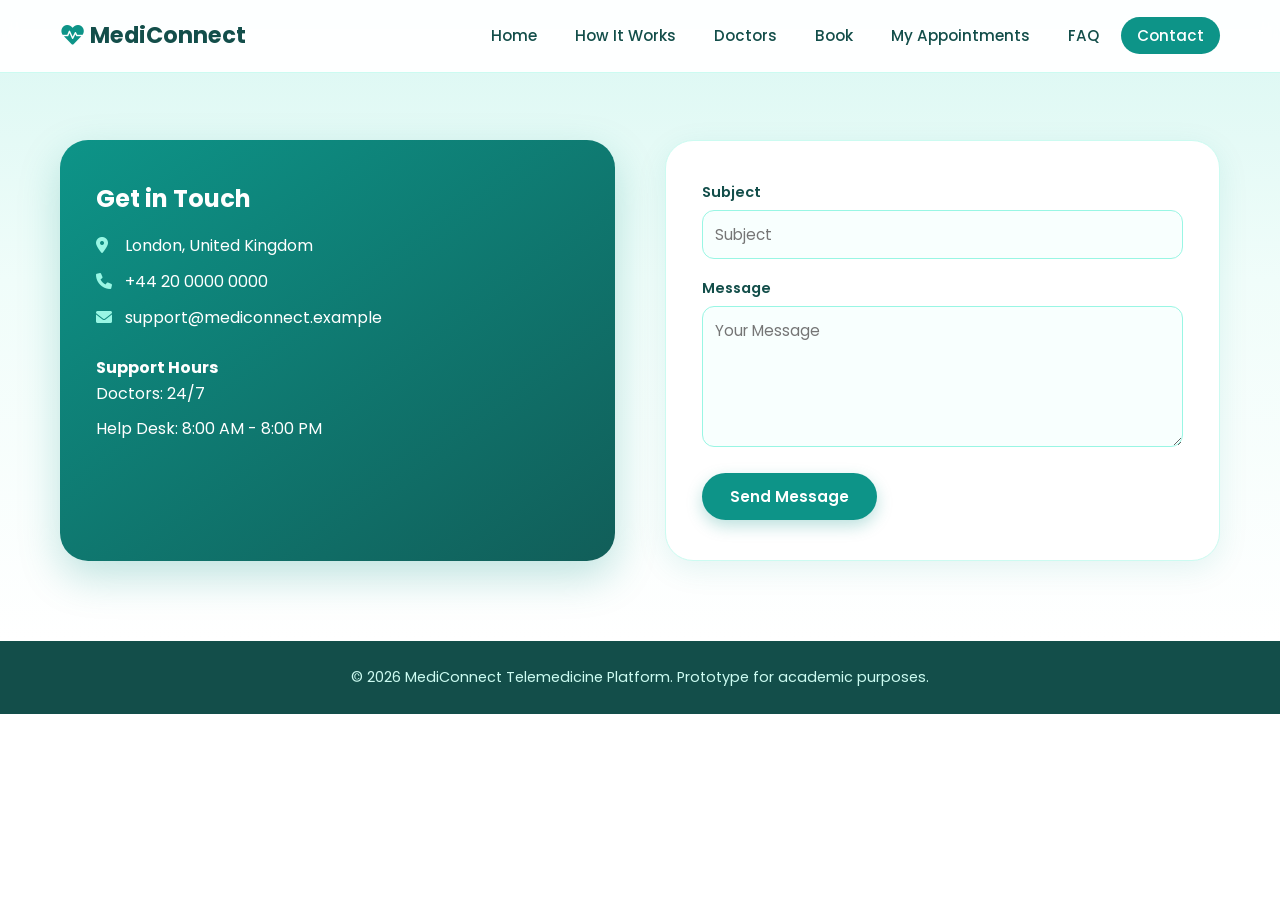
<file: html/contact.html>
<!DOCTYPE html>
<html lang="en">
<head>
    <meta charset="UTF-8">
    <meta name="viewport" content="width=device-width, initial-scale=1.0">
    <meta name="description" content="MediConnect - consult qualified doctors online from home.">
    <title>Contact | MediConnect</title>
    <link rel="stylesheet" href="../css/base.css">
    <link rel="stylesheet" href="../css/contact.css">
    <link rel="stylesheet" href="../css/theme.css">
    <link rel="stylesheet" href="https://cdnjs.cloudflare.com/ajax/libs/font-awesome/6.0.0/css/all.min.css">
    <link href="https://fonts.googleapis.com/css2?family=Poppins:wght@300;400;600;700&display=swap" rel="stylesheet">
</head>
<body>

    <a href="#main" class="skip-link">Skip to main content</a>

    <nav class="navbar" aria-label="Main navigation">
        <div class="nav-container">
            <a href="index.html" class="logo"><i class="fas fa-heart-pulse" aria-hidden="true"></i> MediConnect</a>
            <ul class="nav-links" id="nav-links">
                <li><a href="index.html">Home</a></li>
                <li><a href="index.html#how">How It Works</a></li>
                <li><a href="doctors.html">Doctors</a></li>
                <li><a href="book.html">Book</a></li>
                <li><a href="appointments.html">My Appointments</a></li>
                <li><a href="faq.html">FAQ</a></li>
                <li><a href="contact.html" class="active">Contact</a></li>
            </ul>
            <button class="hamburger" id="hamburger" aria-label="Open menu" aria-expanded="false" aria-controls="nav-links">
                <i class="fas fa-bars" aria-hidden="true"></i>
            </button>
        </div>
    </nav>

    <main id="main">

        <section id="contact" class="section page-top">
            <div class="container">
                <div class="contact-grid">
                    <div class="contact-info">
                        <h3>Get in Touch</h3>
                        <p><i class="fas fa-map-marker-alt" aria-hidden="true"></i> London, United Kingdom</p>
                        <p><i class="fas fa-phone" aria-hidden="true"></i> +44 20 0000 0000</p>
                        <p><i class="fas fa-envelope" aria-hidden="true"></i> support@mediconnect.example</p>
                        <div class="opening-hours">
                            <h4>Support Hours</h4>
                            <p>Doctors: 24/7</p>
                            <p>Help Desk: 8:00 AM - 8:00 PM</p>
                        </div>
                    </div>
                    <form class="contact-form" id="contact-form" novalidate>
                        <label for="c-subject">Subject</label>
                        <input type="text" id="c-subject" placeholder="Subject" required>
                        <label for="c-message">Message</label>
                        <textarea id="c-message" placeholder="Your Message" rows="5" required></textarea>
                        <button type="submit" class="btn btn-primary">Send Message</button>
                    </form>
                </div>
            </div>
        </section>

    </main>

    <footer class="footer">
        <p>&copy; 2026 MediConnect Telemedicine Platform. Prototype for academic purposes.</p>
    </footer>

    <div id="toast" class="toast" role="status" aria-live="polite">Action Successful!</div>

    <script src="../js/common.js"></script>
    <script src="../js/contact.js"></script>
</body>
</html>
</file>
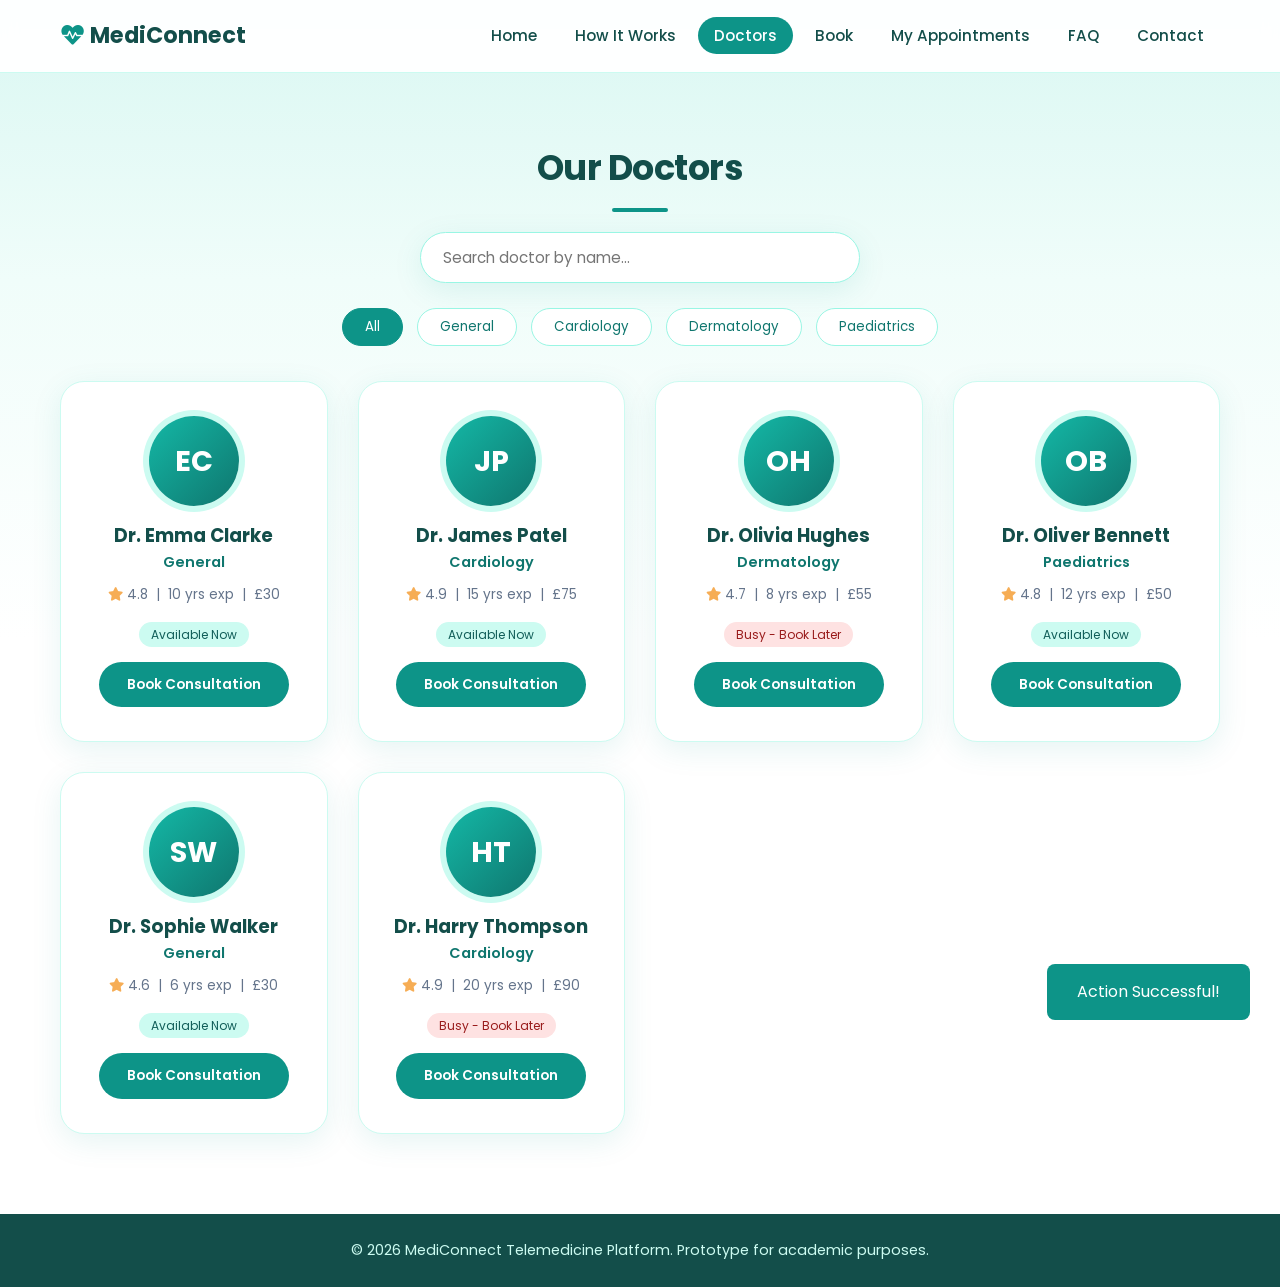
<file: html/doctors.html>
<!DOCTYPE html>
<html lang="en">
<head>
    <meta charset="UTF-8">
    <meta name="viewport" content="width=device-width, initial-scale=1.0">
    <meta name="description" content="MediConnect - consult qualified doctors online from home.">
    <title>Our Doctors | MediConnect</title>
    <link rel="stylesheet" href="../css/base.css">
    <link rel="stylesheet" href="../css/doctors.css">
    <link rel="stylesheet" href="../css/theme.css">
    <link rel="stylesheet" href="https://cdnjs.cloudflare.com/ajax/libs/font-awesome/6.0.0/css/all.min.css">
    <link href="https://fonts.googleapis.com/css2?family=Poppins:wght@300;400;600;700&display=swap" rel="stylesheet">
</head>
<body>

    <a href="#main" class="skip-link">Skip to main content</a>

    <nav class="navbar" aria-label="Main navigation">
        <div class="nav-container">
            <a href="index.html" class="logo"><i class="fas fa-heart-pulse" aria-hidden="true"></i> MediConnect</a>
            <ul class="nav-links" id="nav-links">
                <li><a href="index.html">Home</a></li>
                <li><a href="index.html#how">How It Works</a></li>
                <li><a href="doctors.html" class="active">Doctors</a></li>
                <li><a href="book.html">Book</a></li>
                <li><a href="appointments.html">My Appointments</a></li>
                <li><a href="faq.html">FAQ</a></li>
                <li><a href="contact.html">Contact</a></li>
            </ul>
            <button class="hamburger" id="hamburger" aria-label="Open menu" aria-expanded="false" aria-controls="nav-links">
                <i class="fas fa-bars" aria-hidden="true"></i>
            </button>
        </div>
    </nav>

    <main id="main">

        <section id="doctors" class="section page-top bg-light">
            <div class="container">
                <div class="section-header">
                    <h2 class="text-center">Our Doctors</h2>
                    <label for="doctor-search" class="sr-only">Search doctors by name</label>
                    <input type="search" id="doctor-search" class="search-box" placeholder="Search doctor by name...">
                    <div class="filters" role="group" aria-label="Filter by specialty">
                        <button class="filter-btn active" data-filter="all" aria-pressed="true">All</button>
                        <button class="filter-btn" data-filter="General" aria-pressed="false">General</button>
                        <button class="filter-btn" data-filter="Cardiology" aria-pressed="false">Cardiology</button>
                        <button class="filter-btn" data-filter="Dermatology" aria-pressed="false">Dermatology</button>
                        <button class="filter-btn" data-filter="Paediatrics" aria-pressed="false">Paediatrics</button>
                    </div>
                </div>
                <div class="card-grid" id="doctor-container" aria-live="polite"></div>
            </div>
        </section>

    </main>

    <footer class="footer">
        <p>&copy; 2026 MediConnect Telemedicine Platform. Prototype for academic purposes.</p>
    </footer>

    <div id="toast" class="toast" role="status" aria-live="polite">Action Successful!</div>

    <script src="../js/common.js"></script>
    <script src="../js/doctors.js"></script>
</body>
</html>
</file>
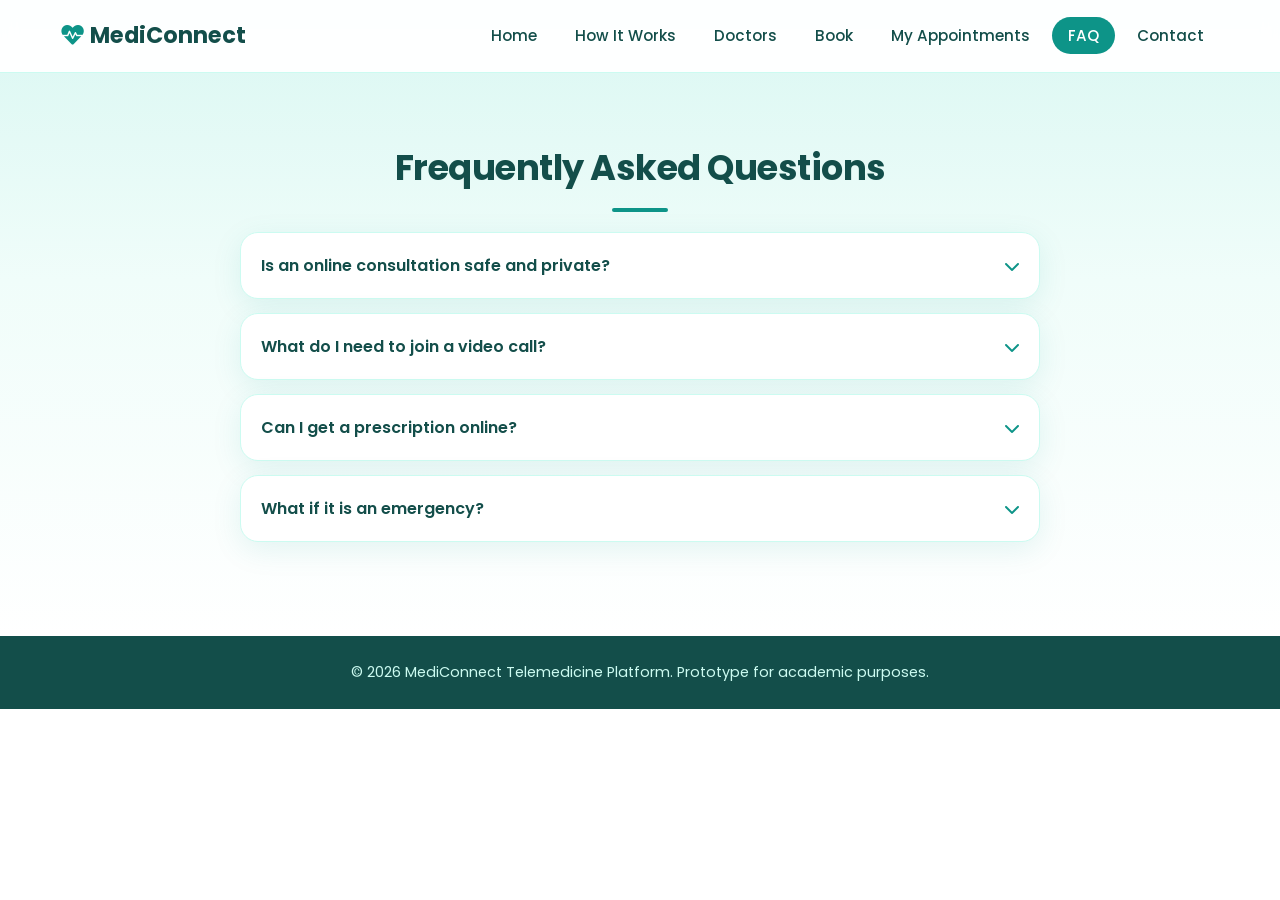
<file: html/faq.html>
<!DOCTYPE html>
<html lang="en">
<head>
    <meta charset="UTF-8">
    <meta name="viewport" content="width=device-width, initial-scale=1.0">
    <meta name="description" content="MediConnect - consult qualified doctors online from home.">
    <title>FAQ | MediConnect.</title>
    <link rel="stylesheet" href="../css/base.css">
    <link rel="stylesheet" href="../css/faq.css">
    <link rel="stylesheet" href="../css/theme.css">
    <link rel="stylesheet" href="https://cdnjs.cloudflare.com/ajax/libs/font-awesome/6.0.0/css/all.min.css">
    <link href="https://fonts.googleapis.com/css2?family=Poppins:wght@300;400;600;700&display=swap" rel="stylesheet">
</head>
<body>

    <a href="#main" class="skip-link">Skip to main content</a>

    <nav class="navbar" aria-label="Main navigation">
        <div class="nav-container">
            <a href="index.html" class="logo"><i class="fas fa-heart-pulse" aria-hidden="true"></i> MediConnect</a>
            <ul class="nav-links" id="nav-links">
                <li><a href="index.html">Home</a></li>
                <li><a href="index.html#how">How It Works</a></li>
                <li><a href="doctors.html">Doctors</a></li>
                <li><a href="book.html">Book</a></li>
                <li><a href="appointments.html">My Appointments</a></li>
                <li><a href="faq.html" class="active">FAQ</a></li>
                <li><a href="contact.html">Contact</a></li>
            </ul>
            <button class="hamburger" id="hamburger" aria-label="Open menu" aria-expanded="false" aria-controls="nav-links">
                <i class="fas fa-bars" aria-hidden="true"></i>
            </button>
        </div>
    </nav>

    <main id="main">

        <section id="faq" class="section page-top bg-light">
            <div class="container">
                <h2 class="text-center">Frequently Asked Questions</h2>
                <div class="accordion">
                    <div class="accordion-item">
                        <button class="accordion-header" aria-expanded="false">Is an online consultation safe and private? <i class="fas fa-chevron-down" aria-hidden="true"></i></button>
                        <div class="accordion-content">
                            <p>Yes. Consultations are one-to-one between you and your doctor, and your details are kept confidential.</p>
                        </div>
                    </div>
                    <div class="accordion-item">
                        <button class="accordion-header" aria-expanded="false">What do I need to join a video call? <i class="fas fa-chevron-down" aria-hidden="true"></i></button>
                        <div class="accordion-content">
                            <p>A phone, tablet or computer with a camera, microphone and internet connection. No app download is needed.</p>
                        </div>
                    </div>
                    <div class="accordion-item">
                        <button class="accordion-header" aria-expanded="false">Can I get a prescription online? <i class="fas fa-chevron-down" aria-hidden="true"></i></button>
                        <div class="accordion-content">
                            <p>Yes. If needed, your doctor will send a digital prescription after the consultation.</p>
                        </div>
                    </div>
                    <div class="accordion-item">
                        <button class="accordion-header" aria-expanded="false">What if it is an emergency? <i class="fas fa-chevron-down" aria-hidden="true"></i></button>
                        <div class="accordion-content">
                            <p>Online consultations are not for emergencies. Please call your local emergency number or visit the nearest hospital.</p>
                        </div>
                    </div>
                </div>
            </div>
        </section>

    </main>

    <footer class="footer">
        <p>&copy; 2026 MediConnect Telemedicine Platform. Prototype for academic purposes.</p>
    </footer>

    <div id="toast" class="toast" role="status" aria-live="polite">Action Successful!</div>

    <script src="../js/common.js"></script>
    <script src="../js/faq.js"></script>
</body>
</html>
</file>
<file: css/base.css>
:root {
    --primary: #0f9d8a;
    --primary-dark: #0b7a6b;
    --dark: #12263a;
    --light: #f3f8fb;
    --text: #2d3748;
    --white: #ffffff;
    --danger: #d64545;
    --transition: all 0.3s ease;
}

* {
    margin: 0;
    padding: 0;
    box-sizing: border-box;
}

html { scroll-behavior: smooth; scroll-padding-top: 80px; }

body {
    font-family: 'Poppins', sans-serif;
    line-height: 1.6;
    color: var(--text);
    background: var(--white);
}

h1, h2, h3, .logo { font-weight: 700; }
h2 { font-size: 2rem; margin-bottom: 20px; color: var(--dark); }
.text-light h2, .text-light h3 { color: var(--white); }

.container {
    max-width: 1200px;
    margin: 0 auto;
    padding: 0 20px;
}

.section { padding: 80px 0; }
.bg-light { background-color: var(--light); }
.bg-dark { background-color: var(--dark); }
.text-light { color: var(--white); }
.text-center { text-align: center; }
.muted { color: #64748b; margin-bottom: 30px; }

.subtitle {
    display: block;
    text-align: center;
    color: var(--primary);
    font-weight: 600;
    text-transform: uppercase;
    letter-spacing: 2px;
    font-size: 0.85rem;
}

/* Accessibility helpers */
.sr-only {
    position: absolute;
    width: 1px; height: 1px;
    overflow: hidden;
    clip: rect(0 0 0 0);
    white-space: nowrap;
}

.skip-link {
    position: absolute;
    left: -999px;
    top: 10px;
    background: var(--primary);
    color: white;
    padding: 10px 20px;
    z-index: 3000;
    border-radius: 8px;
}
.skip-link:focus { left: 10px; }

a:focus-visible, button:focus-visible, input:focus-visible, select:focus-visible, textarea:focus-visible {
    outline: 3px solid #f6ad55;
    outline-offset: 2px;
}

/* Navigation */
.navbar {
    position: fixed;
    top: 0;
    width: 100%;
    background: rgba(255, 255, 255, 0.97);
    padding: 18px 0;
    z-index: 1000;
    box-shadow: 0 2px 10px rgba(0,0,0,0.1);
}

.nav-container {
    display: flex;
    justify-content: space-between;
    align-items: center;
    max-width: 1200px;
    margin: 0 auto;
    padding: 0 20px;
}

.logo {
    font-size: 1.4rem;
    color: var(--dark);
    text-decoration: none;
}
.logo i { color: var(--primary); }

.nav-links {
    display: flex;
    list-style: none;
}

.nav-links li a {
    text-decoration: none;
    color: var(--dark);
    margin-left: 24px;
    font-weight: 600;
    font-size: 0.95rem;
    transition: var(--transition);
}

.nav-links li a:hover, .nav-links li a.active { color: var(--primary); }

.hamburger {
    display: none;
    cursor: pointer;
    font-size: 1.5rem;
    background: none;
    border: none;
    color: var(--dark);
}

/* Buttons */
.btn {
    padding: 12px 30px;
    text-decoration: none;
    border-radius: 50px;
    display: inline-block;
    transition: var(--transition);
    cursor: pointer;
    border: none;
    font-weight: 600;
    font-family: inherit;
    font-size: 0.95rem;
}

.btn-primary { background: var(--primary); color: white; }
.btn-primary:hover { background: var(--primary-dark); transform: translateY(-3px); }

.btn-secondary { border: 2px solid var(--white); color: white; background: transparent; margin-left: 15px; }
.btn-secondary:hover { background: var(--white); color: var(--dark); }

.btn-outline { border: 2px solid var(--primary); color: var(--primary); background: transparent; }
.btn-outline:hover { background: var(--primary); color: white; }

.btn-danger { background: var(--danger); color: white; }
.btn-danger:hover { background: #b83232; }

.btn-sm { padding: 8px 18px; font-size: 0.85rem; }

.btn-group { display: flex; justify-content: space-between; gap: 10px; }
.btn-group .btn-secondary { margin-left: 0; }

label { display: block; font-size: 0.9rem; margin-bottom: 6px; font-weight: 600; }

input, select, textarea {
    width: 100%;
    padding: 12px;
    margin-bottom: 18px;
    border: 1px solid #3a5878;
    background: #23415f;
    color: white;
    border-radius: 8px;
    font-family: inherit;
    font-size: 0.95rem;
}

input.invalid, textarea.invalid, select.invalid { border-color: #ff7b7b; }
.error-msg { color: #ffb4b4; font-size: 0.9rem; min-height: 1em; margin-bottom: 10px; }

/* Footer */
.footer {
    background: var(--dark);
    color: #cbd5e0;
    text-align: center;
    padding: 25px 20px;
    font-size: 0.9rem;
}

/* Toast */
.toast {
    position: fixed;
    bottom: 30px;
    right: 30px;
    background: var(--primary);
    color: white;
    padding: 15px 30px;
    border-radius: 8px;
    transform: translateY(150px);
    transition: var(--transition);
    z-index: 3000;
}
.toast.show { transform: translateY(0); }
.toast.error { background: var(--danger); }

@keyframes fadeIn {
    from { opacity: 0; transform: translateY(10px); }
    to { opacity: 1; transform: translateY(0); }
}

/* Space below the fixed navbar on pages that have no hero */
.page-top { padding-top: 140px; }

/* Responsive */
@media (max-width: 900px) {
    .nav-links {
        display: none;
        flex-direction: column;
        position: absolute;
        top: 66px;
        left: 0;
        width: 100%;
        background: white;
        padding: 20px;
        text-align: center;
        box-shadow: 0 5px 10px rgba(0,0,0,0.1);
    }
    .nav-links.active { display: flex; }
    .nav-links li a { margin: 0; display: block; padding: 10px 0; }
    .hamburger { display: block; }
}

@media (max-width: 768px) {
    .section { padding: 60px 0; }
    .page-top { padding-top: 110px; }
    .toast { left: 16px; right: 16px; bottom: 16px; text-align: center; }
}
</file>
<file: css/home.css>
/* Hero */
.hero {
    position: relative;
    overflow: hidden;
    isolation: isolate;
    min-height: 100vh;
    /* Layer 1: oversized colour overlay that slides to shift the tint.
       Layer 2: photo. Layer 3: fallback colour. */
    background:
        linear-gradient(120deg,
            rgba(18,38,58,0.82),
            rgba(15,157,138,0.72),
            rgba(37,99,160,0.72),
            rgba(11,122,107,0.75),
            rgba(18,38,58,0.82)) 0% 50% / 400% 400%,
        url('https://images.unsplash.com/photo-1576091160550-2173dba999ef?auto=format&fit=crop&w=1600') center/cover,
        var(--dark);
    animation: heroTint 20s ease-in-out infinite;
    display: flex;
    align-items: center;
    justify-content: center;
    text-align: center;
    color: var(--white);
    padding: 120px 20px 60px;
}

/* Soft drifting glows behind the text */
.hero::before,
.hero::after {
    content: "";
    position: absolute;
    z-index: -1;
    width: 55vmax;
    height: 55vmax;
    border-radius: 50%;
    filter: blur(80px);
    opacity: 0.45;
    pointer-events: none;
}
.hero::before {
    background: radial-gradient(circle, #7ff0dd, transparent 65%);
    top: -15vmax;
    left: -10vmax;
    animation: heroGlowA 18s ease-in-out infinite alternate;
}
.hero::after {
    background: radial-gradient(circle, #63b3ed, transparent 65%);
    bottom: -20vmax;
    right: -10vmax;
    animation: heroGlowB 22s ease-in-out infinite alternate;
}

@keyframes heroTint {
    0%   { background-position: 0% 50%, center, center; }
    50%  { background-position: 100% 50%, center, center; }
    100% { background-position: 0% 50%, center, center; }
}
@keyframes heroGlowA {
    from { transform: translate(0, 0) scale(1); }
    to   { transform: translate(25vw, 20vh) scale(1.2); }
}
@keyframes heroGlowB {
    from { transform: translate(0, 0) scale(1.1); }
    to   { transform: translate(-25vw, -15vh) scale(0.9); }
}

/* Water surface on cursor (canvas created by script.js) */
.hero-content { position: relative; z-index: 1; }

.hero-water {
    position: absolute;
    inset: 0;
    width: 100%;
    height: 100%;
    z-index: 0;
    pointer-events: none;
}

@media (prefers-reduced-motion: reduce) {
    .hero, .hero::before, .hero::after { animation: none; }
    .hero-water { display: none; }
}

.hero h1 { font-size: 3.5rem; line-height: 1.2; margin-bottom: 20px; }
.hero h1 span { color: #7ff0dd; }
.hero p { font-size: 1.15rem; margin-bottom: 30px; }

.hero-stats {
    display: flex;
    justify-content: center;
    gap: 50px;
    margin-top: 50px;
}
.hero-stats strong { display: block; font-size: 2rem; }
.hero-stats span { font-size: 0.9rem; opacity: 0.9; }

/* How it works */
.steps-grid {
    display: grid;
    grid-template-columns: repeat(auto-fit, minmax(230px, 1fr));
    gap: 25px;
    margin-top: 30px;
}

.step-card {
    text-align: center;
    padding: 30px 20px;
    border-radius: 15px;
    background: var(--light);
    transition: var(--transition);
}
.step-card:hover { transform: translateY(-8px); box-shadow: 0 10px 20px rgba(0,0,0,0.08); }
.step-card i { font-size: 2.5rem; color: var(--primary); margin-bottom: 15px; }
.step-card h3 { margin-bottom: 10px; color: var(--dark); }

@media (max-width: 768px) {
    .hero h1 { font-size: 2.2rem; }
    .hero-stats { gap: 25px; }
    .hero-btns .btn { display: block; margin: 10px auto; max-width: 260px; }
}
</file>
<file: css/appointments.css>
/* Appointments */
.appointment-list { max-width: 800px; margin: 0 auto; }

.appointment-card {
    display: flex;
    justify-content: space-between;
    align-items: center;
    gap: 15px;
    background: var(--light);
    border-left: 5px solid var(--primary);
    border-radius: 10px;
    padding: 20px;
    margin-bottom: 15px;
}
.appointment-card h3 { font-size: 1.05rem; color: var(--dark); }
.appointment-card p { font-size: 0.9rem; color: #4a5568; }
.appointment-actions { display: flex; gap: 10px; flex-shrink: 0; }

/* Modal (consultation room) */
.modal {
    position: fixed;
    inset: 0;
    background: rgba(0,0,0,0.7);
    display: flex;
    align-items: center;
    justify-content: center;
    z-index: 2500;
    padding: 16px;
}
.modal[hidden] { display: none; }

.modal-box {
    background: var(--white);
    border-radius: 15px;
    width: 100%;
    max-width: 550px;
    max-height: 95vh;
    overflow-y: auto;
    padding: 20px;
    animation: fadeIn 0.3s;
}

.modal-header { display: flex; justify-content: space-between; align-items: center; margin-bottom: 15px; }
.modal-header h3 { color: var(--dark); }
.close-btn { background: none; border: none; font-size: 1.4rem; cursor: pointer; color: var(--dark); }

.video-area {
    background: var(--dark);
    color: white;
    border-radius: 10px;
    height: 200px;
    display: flex;
    flex-direction: column;
    align-items: center;
    justify-content: center;
    margin-bottom: 15px;
}
.video-area i { font-size: 4rem; color: #7ff0dd; margin-bottom: 10px; }

.chat-box {
    height: 160px;
    overflow-y: auto;
    background: var(--light);
    border-radius: 10px;
    padding: 10px;
    margin-bottom: 10px;
}

.msg {
    padding: 8px 14px;
    border-radius: 15px;
    margin-bottom: 8px;
    max-width: 80%;
    font-size: 0.9rem;
    width: fit-content;
}
.msg.doctor { background: #d1fae5; }
.msg.patient { background: var(--primary); color: white; margin-left: auto; }

.chat-form { display: flex; gap: 10px; }
.chat-form input {
    margin: 0;
    background: var(--white);
    color: var(--text);
    border: 1px solid #cbd5e0;
}
.chat-form .btn { padding: 10px 18px; }
.end-call { width: 100%; margin-top: 15px; }

@media (max-width: 768px) {
    .appointment-card { flex-direction: column; align-items: flex-start; }
}
</file>
<file: css/theme.css>
/* Inner-page theme (everything except index.html).
   Loaded after base.css and the page's own CSS, so it only overrides styling.
   To go back to the original look, remove the theme.css <link> from a page. */

:root {
    --primary: #0d9488;
    --primary-dark: #0f766e;
    --dark: #134e4a;
    --light: #f0fdfa;
    --text: #334155;
    --mint-border: #ccfbf1;
    --card-shadow: 0 8px 30px rgba(13, 148, 136, 0.10);
}

body { background: #ffffff; }

/* ---------- Navbar ---------- */
.navbar {
    background: rgba(255, 255, 255, 0.95);
    backdrop-filter: blur(8px);
    box-shadow: none;
    border-bottom: 1px solid var(--mint-border);
}
.nav-links li a {
    margin-left: 6px;
    padding: 8px 16px;
    border-radius: 999px;
    font-weight: 500;
}
.nav-links li a:hover { background: var(--light); color: var(--primary-dark); }
.nav-links li a.active { background: var(--primary); color: #ffffff; }

/* ---------- Page background + headings ---------- */
.page-top,
.page-top.bg-light,
.page-top.bg-dark {
    background: linear-gradient(180deg, #d9f7f2 0, #f0fdfa 280px, #ffffff 640px);
    color: var(--text);
}
.page-top.bg-dark h2, .page-top.bg-dark h3 { color: var(--dark); }

h2 {
    font-size: 2.2rem;
    font-weight: 700;
    color: var(--dark);
    letter-spacing: -0.5px;
}
h2.text-center::after,
.wizard-container h2::after {
    content: "";
    display: block;
    width: 56px;
    height: 4px;
    border-radius: 4px;
    background: var(--primary);
    margin: 12px auto 0;
}
.wizard-container h2 { text-align: center; }
.muted { color: #64748b; }

/* ---------- Buttons ---------- */
.btn { padding: 12px 28px; font-weight: 600; }
.btn-primary {
    background: var(--primary);
    box-shadow: 0 6px 16px rgba(13, 148, 136, 0.28);
}
.btn-primary:hover { background: var(--primary-dark); }
.btn-secondary { border-color: var(--primary); color: var(--primary-dark); }
.btn-secondary:hover { background: var(--primary); color: #ffffff; }
.btn-outline { border-color: var(--primary); color: var(--primary-dark); }
.btn-outline:hover { background: var(--primary); color: #ffffff; }
.btn-sm { box-shadow: none; }

/* ---------- Doctors ---------- */
.search-box {
    max-width: 440px;
    border: 1px solid #99f6e4 !important;
    border-radius: 999px;
    padding: 13px 22px;
    box-shadow: var(--card-shadow);
}
.filter-btn {
    border: 1px solid #99f6e4;
    background: #ffffff;
    color: var(--primary-dark);
    padding: 8px 22px;
}
.filter-btn.active, .filter-btn:hover { background: var(--primary); border-color: var(--primary); color: #ffffff; }

.doctor-card {
    border: 1px solid var(--mint-border);
    border-radius: 24px;
    box-shadow: var(--card-shadow);
    padding: 34px 22px;
}
.doctor-card:hover { transform: translateY(-8px); box-shadow: 0 16px 40px rgba(13, 148, 136, 0.18); }
.avatar {
    background: linear-gradient(135deg, #14b8a6, #0f766e);
    box-shadow: 0 0 0 6px #ccfbf1;
}
.badge.online { background: #ccfbf1; color: #115e59; }

/* ---------- Booking wizard ---------- */
.wizard-container {
    background: #ffffff;
    color: var(--text);
    border: 1px solid var(--mint-border);
    border-radius: 28px;
    box-shadow: 0 16px 50px rgba(13, 148, 136, 0.14);
}
.wizard-container h3 { color: var(--dark); }
label { color: var(--dark); }
input, select, textarea {
    background: #f8fffe;
    color: var(--text);
    border: 1px solid #99f6e4;
    border-radius: 12px;
}
input:focus, select:focus, textarea:focus { border-color: var(--primary); }
input.invalid, textarea.invalid, select.invalid { border-color: #ef4444; }
.error-msg { color: #dc2626; }
.step { background: #ccfbf1; color: var(--primary-dark); font-weight: 600; }
.step.active { background: var(--primary); color: #ffffff; }
.step-label { color: #64748b; opacity: 1; }
.summary { background: var(--light); border: 1px solid var(--mint-border); border-radius: 16px; }

/* ---------- Appointments ---------- */
.appointment-card {
    background: #ffffff;
    border: 1px solid var(--mint-border);
    border-left: 5px solid var(--primary);
    border-radius: 18px;
    box-shadow: var(--card-shadow);
}
.appointment-card p { color: #475569; }

/* ---------- FAQ ---------- */
.accordion-item {
    background: #ffffff;
    border: 1px solid var(--mint-border);
    border-radius: 18px;
    margin-bottom: 14px;
    box-shadow: var(--card-shadow);
    overflow: hidden;
}
.accordion-header[aria-expanded="true"] { color: var(--primary-dark); background: var(--light); }
.accordion-header i { color: var(--primary); }

/* ---------- Contact ---------- */
.contact-info {
    background: linear-gradient(145deg, #0d9488, #115e59);
    color: #ffffff;
    padding: 40px 36px;
    border-radius: 28px;
    box-shadow: 0 16px 40px rgba(13, 148, 136, 0.25);
}
.contact-info h3, .contact-info h4 { color: #ffffff; }
.contact-info i { color: #99f6e4; }
.contact-form {
    background: #ffffff;
    padding: 40px 36px;
    border: 1px solid var(--mint-border);
    border-radius: 28px;
    box-shadow: var(--card-shadow);
}
.contact-form input, .contact-form textarea { border: 1px solid #99f6e4; background: #f8fffe; }

/* ---------- Consultation room + toast ---------- */
.modal-box { border-radius: 24px; }
.video-area { background: linear-gradient(145deg, #134e4a, #0f766e); }
.chat-box { background: var(--light); }
.msg.doctor { background: #ccfbf1; }

/* ---------- Footer ---------- */
.footer { background: #134e4a; color: #ccfbf1; }

/* ---------- Mobile ---------- */
@media (max-width: 900px) {
    .nav-links li a { margin: 0; padding: 10px 16px; }
}
@media (max-width: 768px) {
    h2 { font-size: 1.8rem; }
    .contact-info, .contact-form { padding: 28px 22px; }
}
</file>
<file: css/book.css>
/* Wizard */
.wizard-container {
    max-width: 600px;
    margin: 0 auto;
    background: #1c3550;
    padding: 40px;
    border-radius: 20px;
}

.form-step { display: none; }
.form-step.active { display: block; animation: fadeIn 0.5s; }
.form-step h3 { margin-bottom: 15px; }


.mode-group { border: none; margin-bottom: 15px; }
.mode-group legend { font-weight: 600; font-size: 0.9rem; margin-bottom: 8px; }
.mode-option {
    display: inline-flex;
    align-items: center;
    gap: 8px;
    margin-right: 15px;
    font-weight: 400;
    cursor: pointer;
}
.mode-option input { width: auto; margin: 0; }

.steps-indicator { display: flex; justify-content: center; margin-bottom: 10px; }

.step {
    width: 35px;
    height: 35px;
    background: #3a5878;
    border-radius: 50%;
    display: flex;
    align-items: center;
    justify-content: center;
    margin: 0 10px;
}
.step.active { background: var(--primary); }
.step-label { text-align: center; font-size: 0.9rem; margin-bottom: 20px; opacity: 0.85; }

.summary {
    background: #23415f;
    padding: 20px;
    border-radius: 10px;
    margin-bottom: 20px;
}
.summary p { margin-bottom: 6px; }

@media (max-width: 768px) {
    .wizard-container { padding: 25px 18px; }
}
</file>
<file: css/contact.css>
/* Contact */
.contact-grid {
    display: grid;
    grid-template-columns: 1fr 1fr;
    gap: 50px;
}
.contact-info h3 { color: var(--dark); margin-bottom: 15px; font-size: 1.5rem; }
.contact-info p { margin-bottom: 10px; }
.contact-info i { color: var(--primary); width: 25px; }
.opening-hours { margin-top: 25px; }
.opening-hours h4 { color: var(--dark); }

.contact-form input, .contact-form textarea {
    background: var(--white);
    color: var(--text);
    border: 1px solid #cbd5e0;
}
.contact-form input.invalid, .contact-form textarea.invalid { border-color: var(--danger); }

@media (max-width: 768px) {
    .contact-grid { grid-template-columns: 1fr; gap: 30px; }
}
</file>
<file: css/doctors.css>
/* Doctors */
.search-box {
    display: block;
    max-width: 400px;
    margin: 0 auto 20px;
    background: var(--white) !important;
    color: var(--text) !important;
    border: 1px solid #cbd5e0 !important;
}

.filters { margin-bottom: 30px; text-align: center; }

.filter-btn {
    padding: 8px 20px;
    margin: 5px;
    border: 1px solid var(--primary);
    background: transparent;
    color: var(--primary-dark);
    cursor: pointer;
    border-radius: 20px;
    font-family: inherit;
    transition: var(--transition);
}
.filter-btn.active, .filter-btn:hover { background: var(--primary); color: white; }

.card-grid {
    display: grid;
    grid-template-columns: repeat(auto-fit, minmax(260px, 1fr));
    gap: 30px;
}

.doctor-card {
    background: var(--white);
    border-radius: 15px;
    padding: 30px 20px;
    text-align: center;
    box-shadow: 0 10px 20px rgba(0,0,0,0.05);
    transition: var(--transition);
}
.doctor-card:hover { transform: translateY(-10px); }

.avatar {
    width: 90px;
    height: 90px;
    border-radius: 50%;
    background: var(--primary);
    color: white;
    font-size: 1.8rem;
    font-weight: 700;
    display: flex;
    align-items: center;
    justify-content: center;
    margin: 0 auto 15px;
}

.doctor-card h3 { color: var(--dark); font-size: 1.15rem; }
.specialty { color: var(--primary-dark); font-weight: 600; font-size: 0.9rem; }
.doctor-meta { font-size: 0.85rem; color: #64748b; margin: 10px 0 15px; }
.doctor-meta i { color: #f6ad55; }

.badge {
    display: inline-block;
    font-size: 0.75rem;
    padding: 3px 12px;
    border-radius: 20px;
    margin-bottom: 15px;
}
.badge.online { background: #d1fae5; color: #065f46; }
.badge.offline { background: #fee2e2; color: #991b1b; }

.empty-msg { text-align: center; grid-column: 1 / -1; color: #64748b; }
</file>
<file: css/faq.css>
/* Accordion */
.accordion { max-width: 800px; margin: 0 auto; }
.accordion-item { border-bottom: 1px solid #d5dde5; }

.accordion-header {
    width: 100%;
    padding: 20px;
    cursor: pointer;
    font-weight: 600;
    display: flex;
    justify-content: space-between;
    align-items: center;
    background: none;
    border: none;
    font-family: inherit;
    font-size: 1rem;
    text-align: left;
    color: var(--dark);
}
.accordion-header i { transition: var(--transition); }
.accordion-header[aria-expanded="true"] i { transform: rotate(180deg); }

.accordion-content {
    max-height: 0;
    overflow: hidden;
    transition: max-height 0.3s ease;
    padding: 0 20px;
}
.accordion-content p { padding-bottom: 20px; }
</file>
